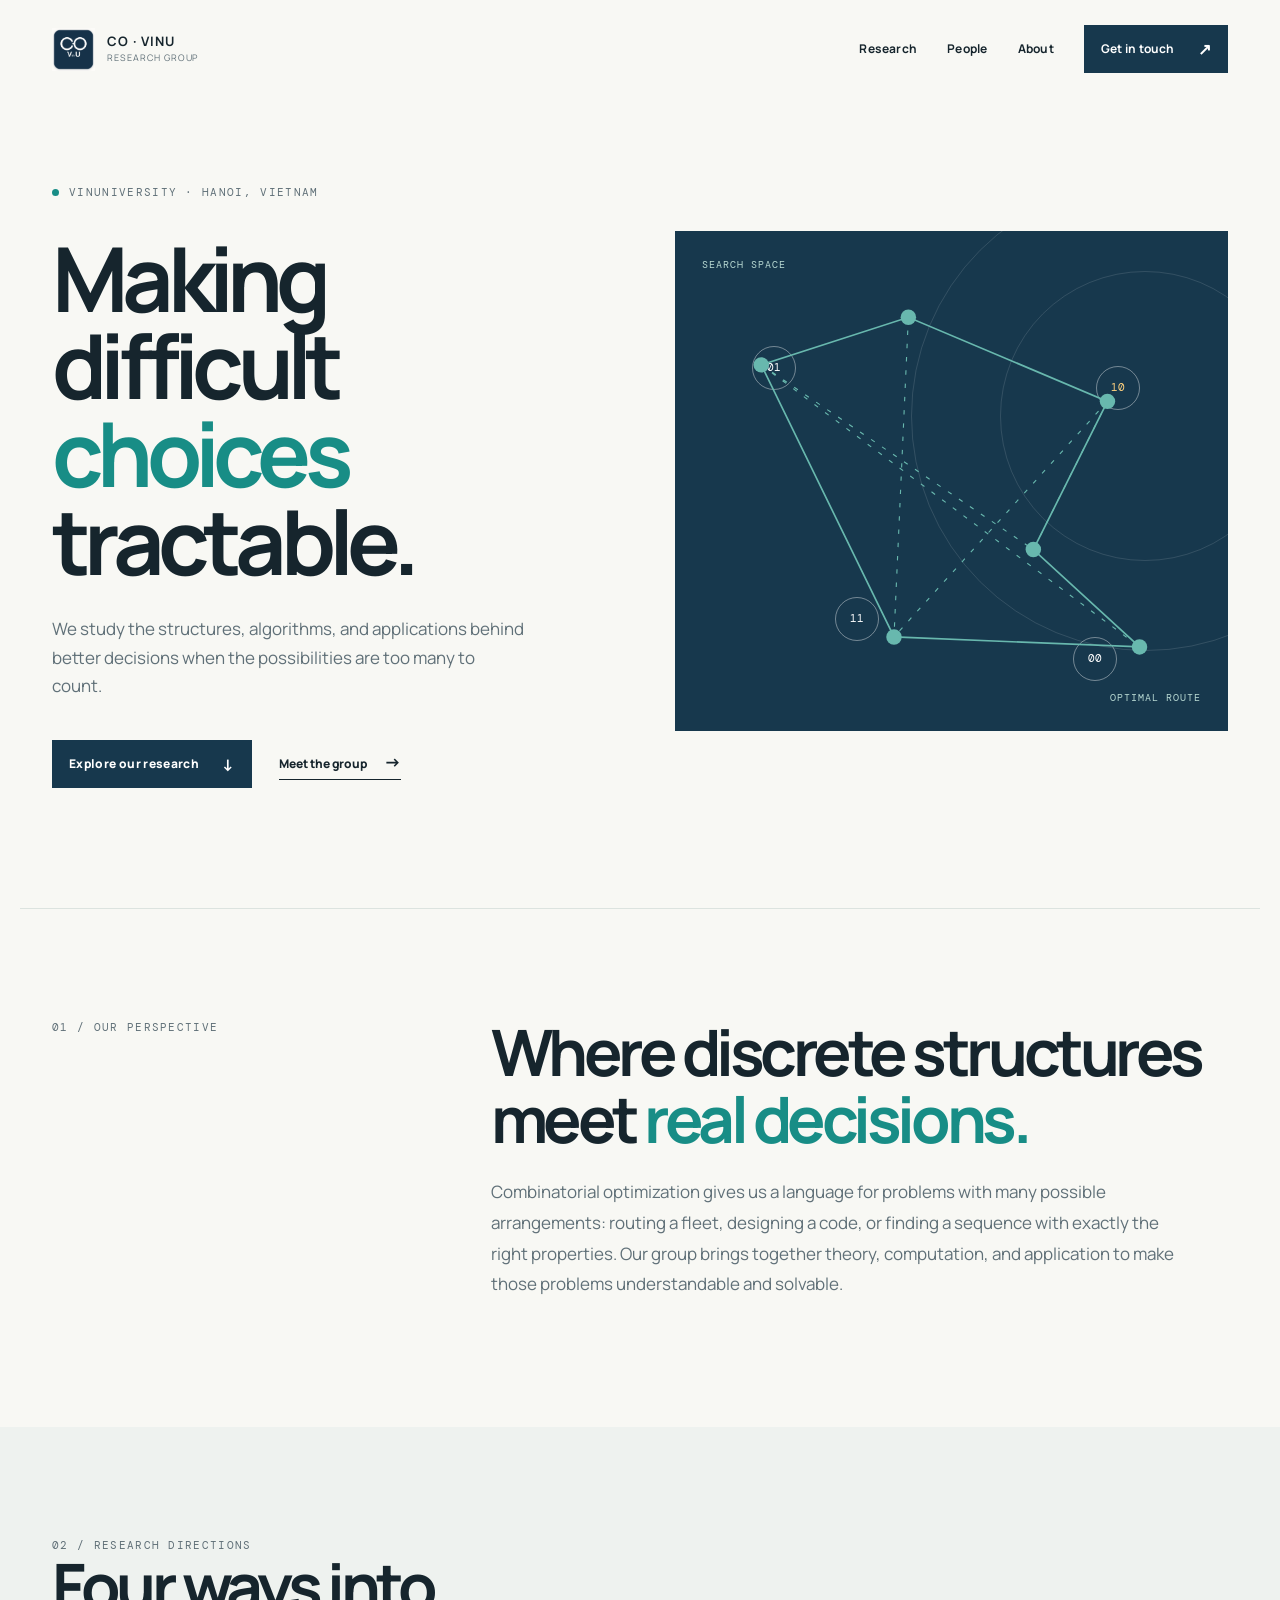
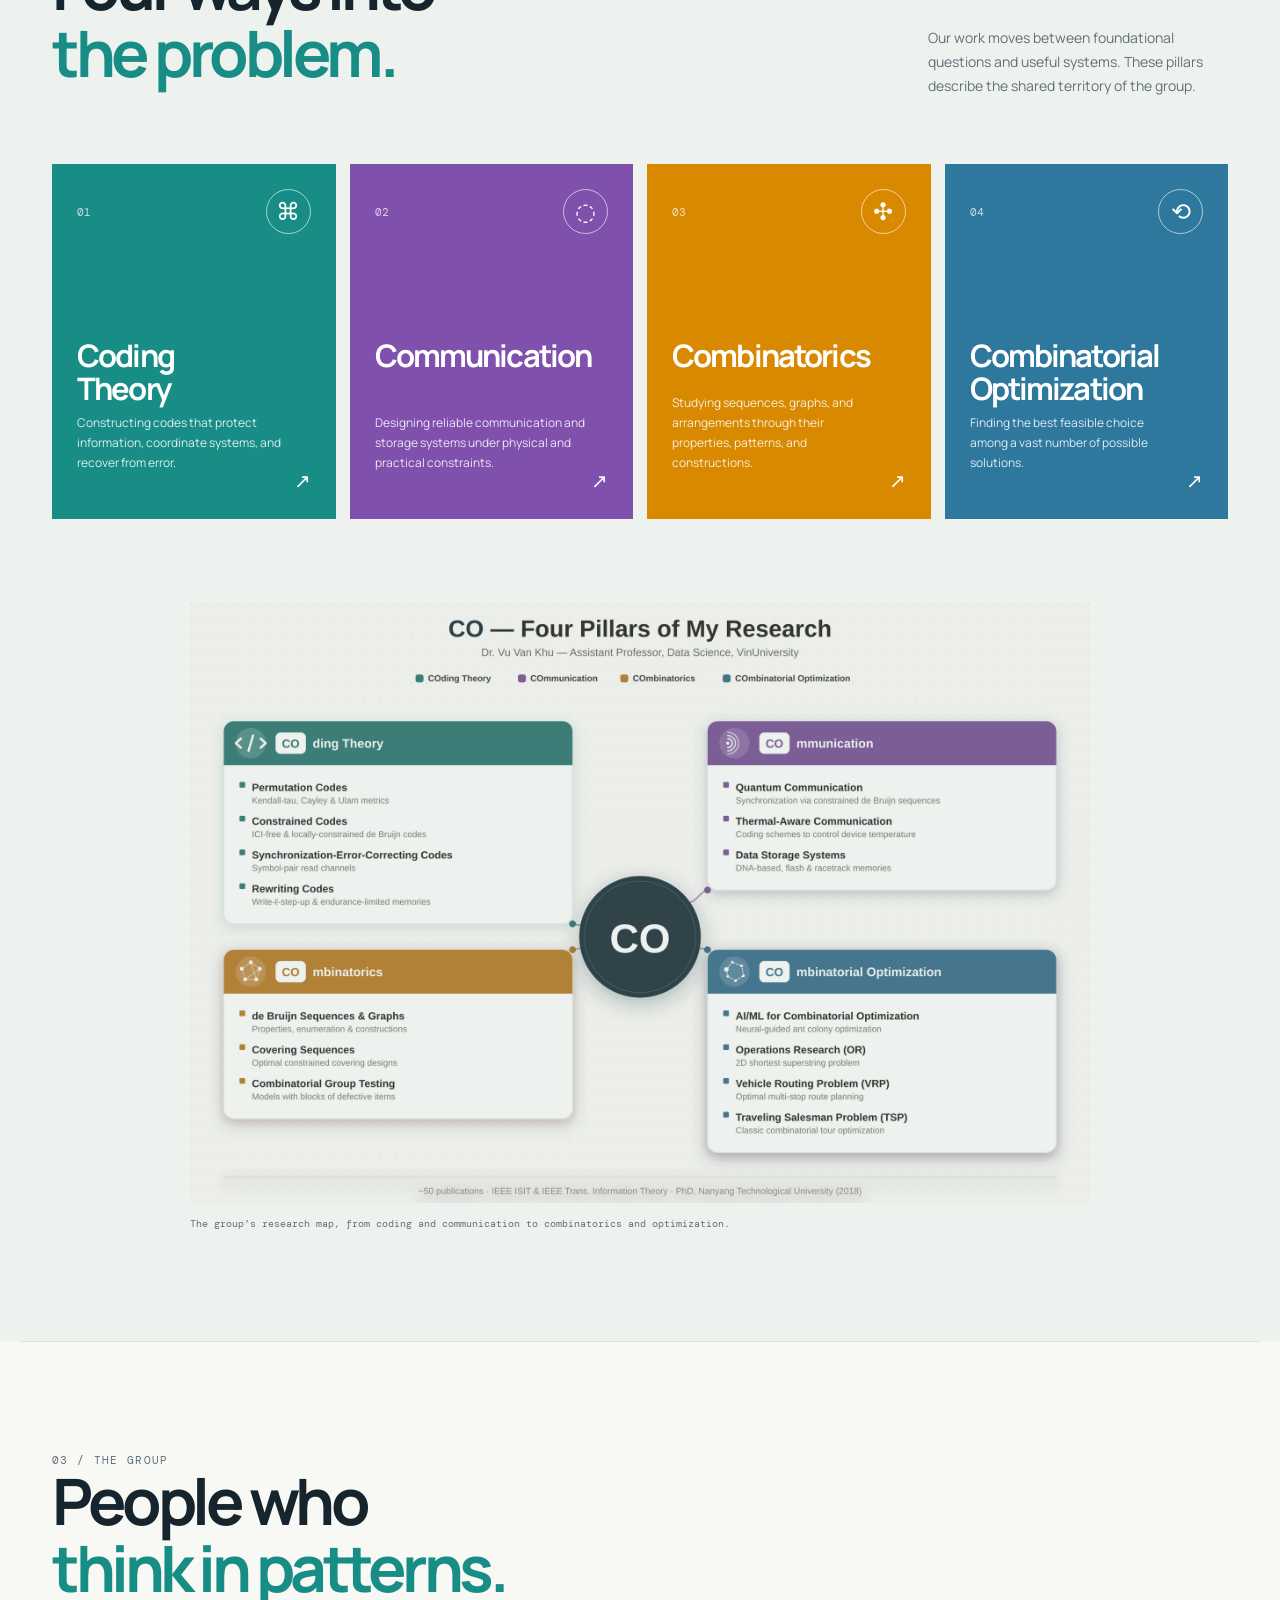
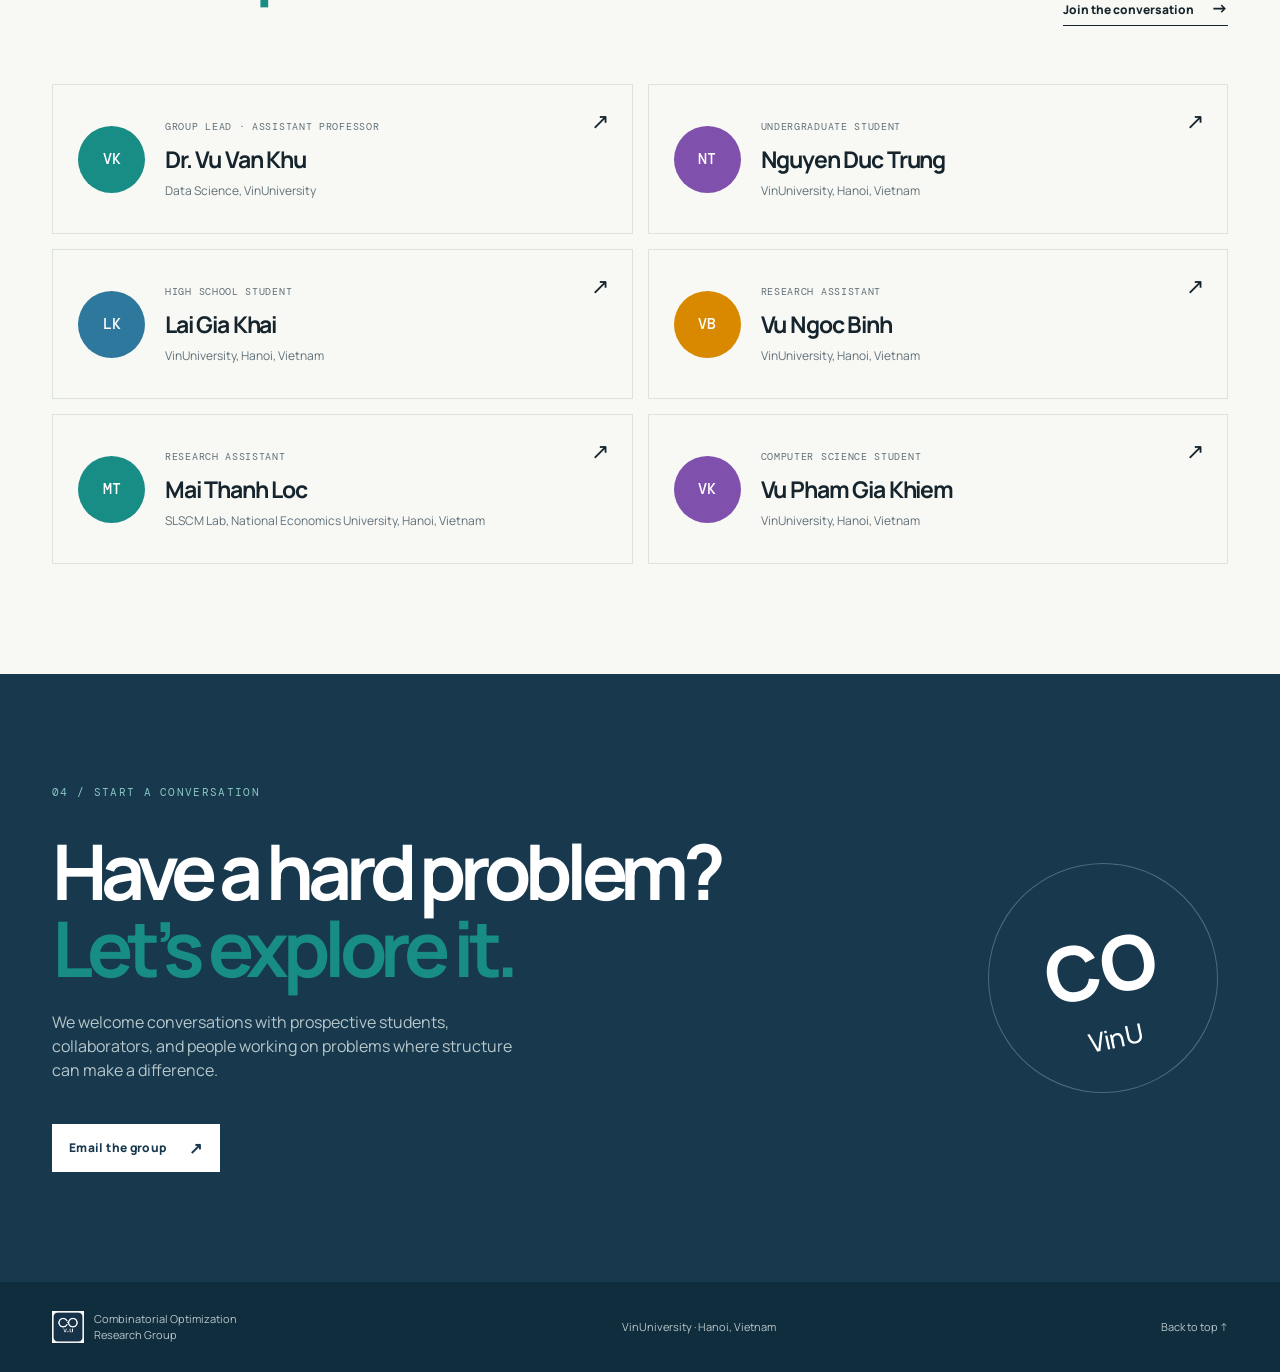
<file: index.html>
<!doctype html>
<html lang="en">
  <head>
    <meta charset="UTF-8" />
    <meta name="viewport" content="width=device-width, initial-scale=1.0" />
    <meta name="description" content="Combinatorial Optimization Research Group at VinUniversity." />
    <title>Combinatorial Optimization Research Group · VinUniversity</title>
    <link rel="preconnect" href="https://fonts.googleapis.com" />
    <link rel="preconnect" href="https://fonts.gstatic.com" crossorigin />
    <link href="https://fonts.googleapis.com/css2?family=DM+Mono:wght@400;500&family=Manrope:wght@400;500;600;700;800&display=swap" rel="stylesheet" />
    <link rel="stylesheet" href="assets/css/styles.css" />
  </head>
  <body>
    <header class="site-header">
      <a class="brand" href="#top" aria-label="CO VinU home">
        <img src="assets/images/logo.png" alt="VinUniversity logo" />
        <span><strong>CO · VinU</strong><small>Research Group</small></span>
      </a>
      <button class="menu-toggle" aria-expanded="false" aria-controls="site-nav">Menu</button>
      <nav id="site-nav" aria-label="Main navigation">
        <a href="#research">Research</a>
        <a href="#people">People</a>
        <a href="#about">About</a>
        <a class="nav-button" href="#connect">Get in touch <span>↗</span></a>
      </nav>
    </header>

    <main id="top">
      <section class="hero section-pad">
        <div class="hero-copy">
          <p class="eyebrow"><span class="eyebrow-dot"></span> VinUniversity · Hanoi, Vietnam</p>
          <h1>Making difficult<br /><em>choices</em> tractable.</h1>
          <p class="hero-intro">We study the structures, algorithms, and applications behind better decisions when the possibilities are too many to count.</p>
          <div class="hero-actions">
            <a class="button button-dark" href="#research">Explore our research <span>↓</span></a>
            <a class="text-link" href="#people">Meet the group <span>→</span></a>
          </div>
        </div>
        <div class="hero-visual" aria-label="Combinatorial optimization visual">
          <div class="orbit orbit-one"></div><div class="orbit orbit-two"></div>
          <div class="node node-a">01</div><div class="node node-b">10</div><div class="node node-c">11</div><div class="node node-d">00</div>
          <svg class="network" viewBox="0 0 500 430" fill="none" aria-hidden="true">
            <path d="M78 110L211 67L391 143L324 277L420 365L198 356L78 110Z" stroke="currentColor" stroke-width="1.5" />
            <path d="M211 67L198 356M78 110L324 277M391 143L198 356M78 110L420 365M391 143L324 277" stroke="currentColor" stroke-width="1" stroke-dasharray="4 8" />
            <circle cx="78" cy="110" r="7" fill="currentColor"/><circle cx="211" cy="67" r="7" fill="currentColor"/><circle cx="391" cy="143" r="7" fill="currentColor"/><circle cx="324" cy="277" r="7" fill="currentColor"/><circle cx="420" cy="365" r="7" fill="currentColor"/><circle cx="198" cy="356" r="7" fill="currentColor"/>
          </svg>
          <span class="visual-label label-top">Search space</span><span class="visual-label label-bottom">Optimal route</span>
        </div>
      </section>

      <section id="about" class="statement section-pad">
        <div class="section-kicker">01 / Our perspective</div>
        <div class="statement-content">
          <h2>Where discrete structures meet <span>real decisions.</span></h2>
          <p>Combinatorial optimization gives us a language for problems with many possible arrangements: routing a fleet, designing a code, or finding a sequence with exactly the right properties. Our group brings together theory, computation, and application to make those problems understandable and solvable.</p>
        </div>
      </section>

      <section id="research" class="research section-pad">
        <div class="section-heading"><div><div class="section-kicker">02 / Research directions</div><h2>Four ways into<br /><span>the problem.</span></h2></div><p>Our work moves between foundational questions and useful systems. These pillars describe the shared territory of the group.</p></div>
        <div class="pillar-grid">
          <article class="pillar pillar-teal"><div class="pillar-top"><span class="pillar-index">01</span><span class="pillar-mark">⌘</span></div><h3>Coding<br />Theory</h3><p>Constructing codes that protect information, coordinate systems, and recover from error.</p><span class="pillar-arrow">↗</span></article>
          <article class="pillar pillar-violet"><div class="pillar-top"><span class="pillar-index">02</span><span class="pillar-mark">◌</span></div><h3>Communication</h3><p>Designing reliable communication and storage systems under physical and practical constraints.</p><span class="pillar-arrow">↗</span></article>
          <article class="pillar pillar-amber"><div class="pillar-top"><span class="pillar-index">03</span><span class="pillar-mark">✣</span></div><h3>Combinatorics</h3><p>Studying sequences, graphs, and arrangements through their properties, patterns, and constructions.</p><span class="pillar-arrow">↗</span></article>
          <article class="pillar pillar-blue"><div class="pillar-top"><span class="pillar-index">04</span><span class="pillar-mark">⟲</span></div><h3>Combinatorial<br />Optimization</h3><p>Finding the best feasible choice among a vast number of possible solutions.</p><span class="pillar-arrow">↗</span></article>
        </div>
        <figure class="pillar-figure"><img src="assets/images/group_pillar.png" alt="Diagram of the group's four research pillars" /><figcaption>The group’s research map, from coding and communication to combinatorics and optimization.</figcaption></figure>
      </section>

      <section id="people" class="people section-pad">
        <div class="section-heading people-heading"><div><div class="section-kicker">03 / The group</div><h2>People who<br /><span>think in patterns.</span></h2></div><a class="text-link" href="#connect">Join the conversation <span>→</span></a></div>
        <div id="member-grid" class="member-grid" aria-live="polite"></div>
      </section>

      <section id="connect" class="connect section-pad"><div class="connect-inner"><div class="section-kicker">04 / Start a conversation</div><h2>Have a hard problem?<br /><span>Let’s explore it.</span></h2><p>We welcome conversations with prospective students, collaborators, and people working on problems where structure can make a difference.</p><a class="button button-light" href="mailto:combinatorial.optimization@vinuni.edu.vn">Email the group <span>↗</span></a></div><div class="connect-scribble">CO<br /><small>VinU</small></div></section>
    </main>

    <footer class="site-footer"><div class="footer-brand"><img src="assets/images/logo.png" alt="VinUniversity" /><span>Combinatorial Optimization<br />Research Group</span></div><p>VinUniversity · Hanoi, Vietnam</p><a href="#top">Back to top ↑</a></footer>
    <script src="members/manifest.js"></script><script src="assets/js/site.js"></script>
  </body>
</html>
</file>
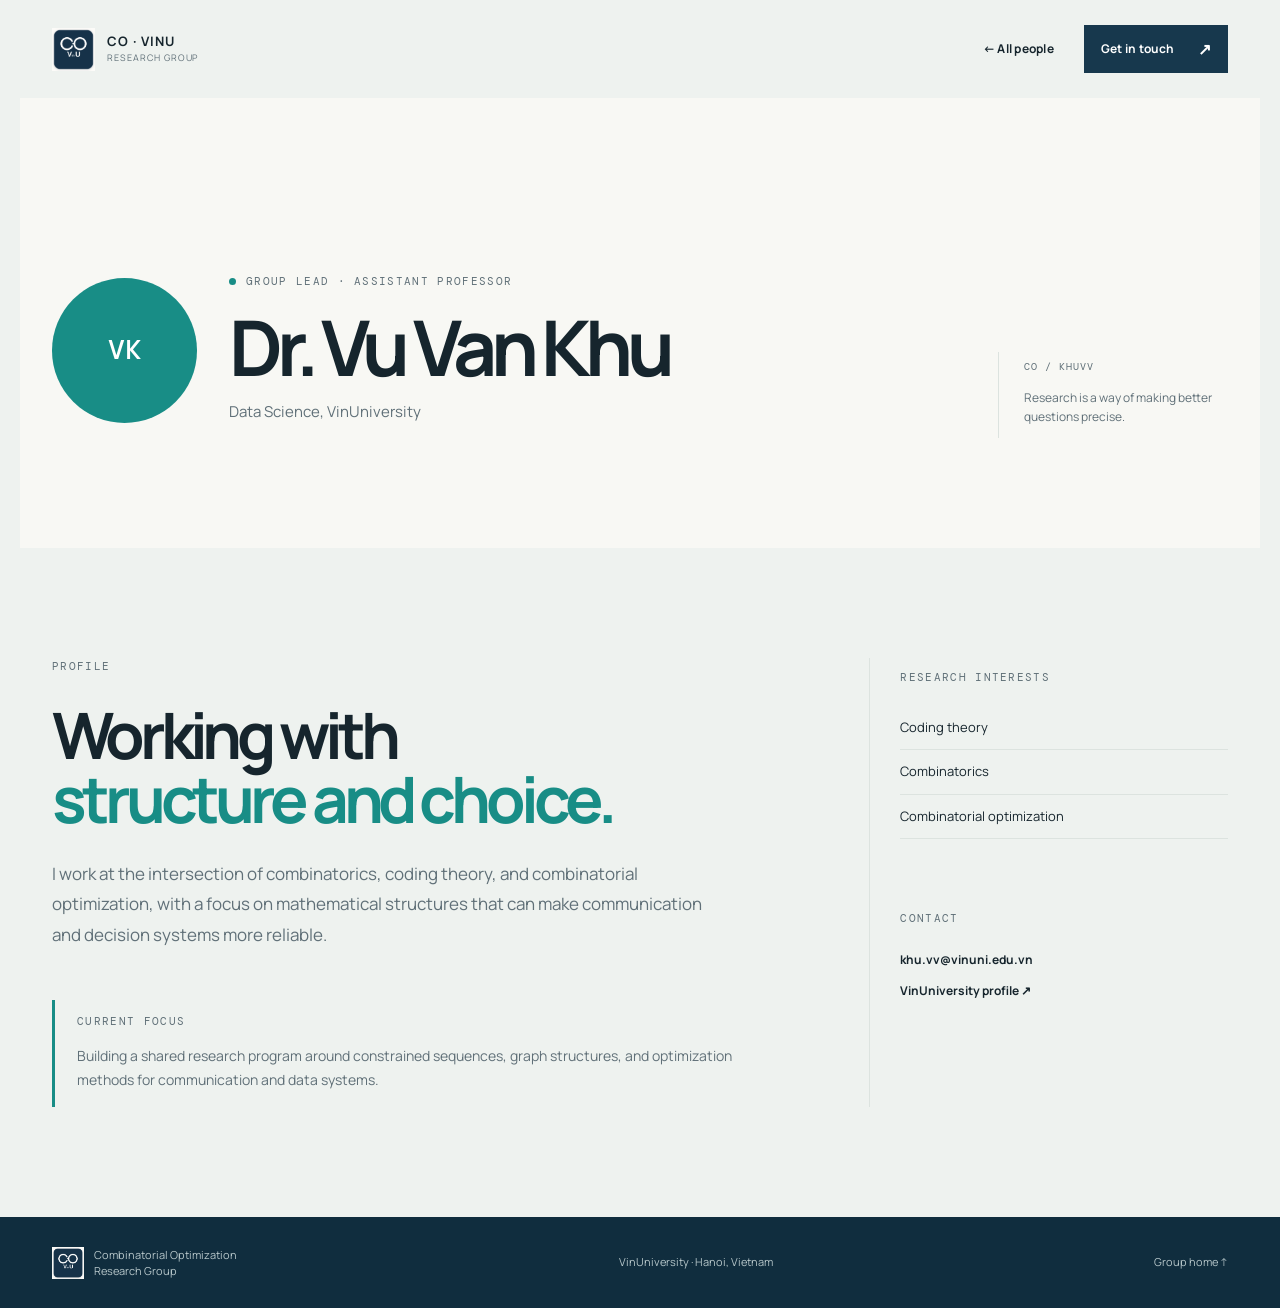
<file: member.html>
<!doctype html>
<html lang="en">
  <head><meta charset="UTF-8" /><meta name="viewport" content="width=device-width, initial-scale=1.0" /><meta name="description" content="Member profile · Combinatorial Optimization Research Group at VinUniversity" /><title>Member · CO VinU</title><link rel="preconnect" href="https://fonts.googleapis.com" /><link rel="preconnect" href="https://fonts.gstatic.com" crossorigin /><link href="https://fonts.googleapis.com/css2?family=DM+Mono:wght@400;500&family=Manrope:wght@400;500;600;700;800&display=swap" rel="stylesheet" /><link rel="stylesheet" href="assets/css/styles.css" /></head>
  <body class="profile-page"><header class="site-header"><a class="brand" href="index.html"><img src="assets/images/logo.png" alt="VinUniversity logo" /><span><strong>CO · VinU</strong><small>Research Group</small></span></a><nav aria-label="Profile navigation"><a href="index.html#people">← All people</a><a class="nav-button" href="index.html#connect">Get in touch <span>↗</span></a></nav></header><main id="profile-root"></main><footer class="site-footer"><div class="footer-brand"><img src="assets/images/logo.png" alt="VinUniversity" /><span>Combinatorial Optimization<br />Research Group</span></div><p>VinUniversity · Hanoi, Vietnam</p><a href="index.html">Group home ↑</a></footer><script src="members/manifest.js"></script><script src="assets/js/site.js"></script></body>
</html>
</file>
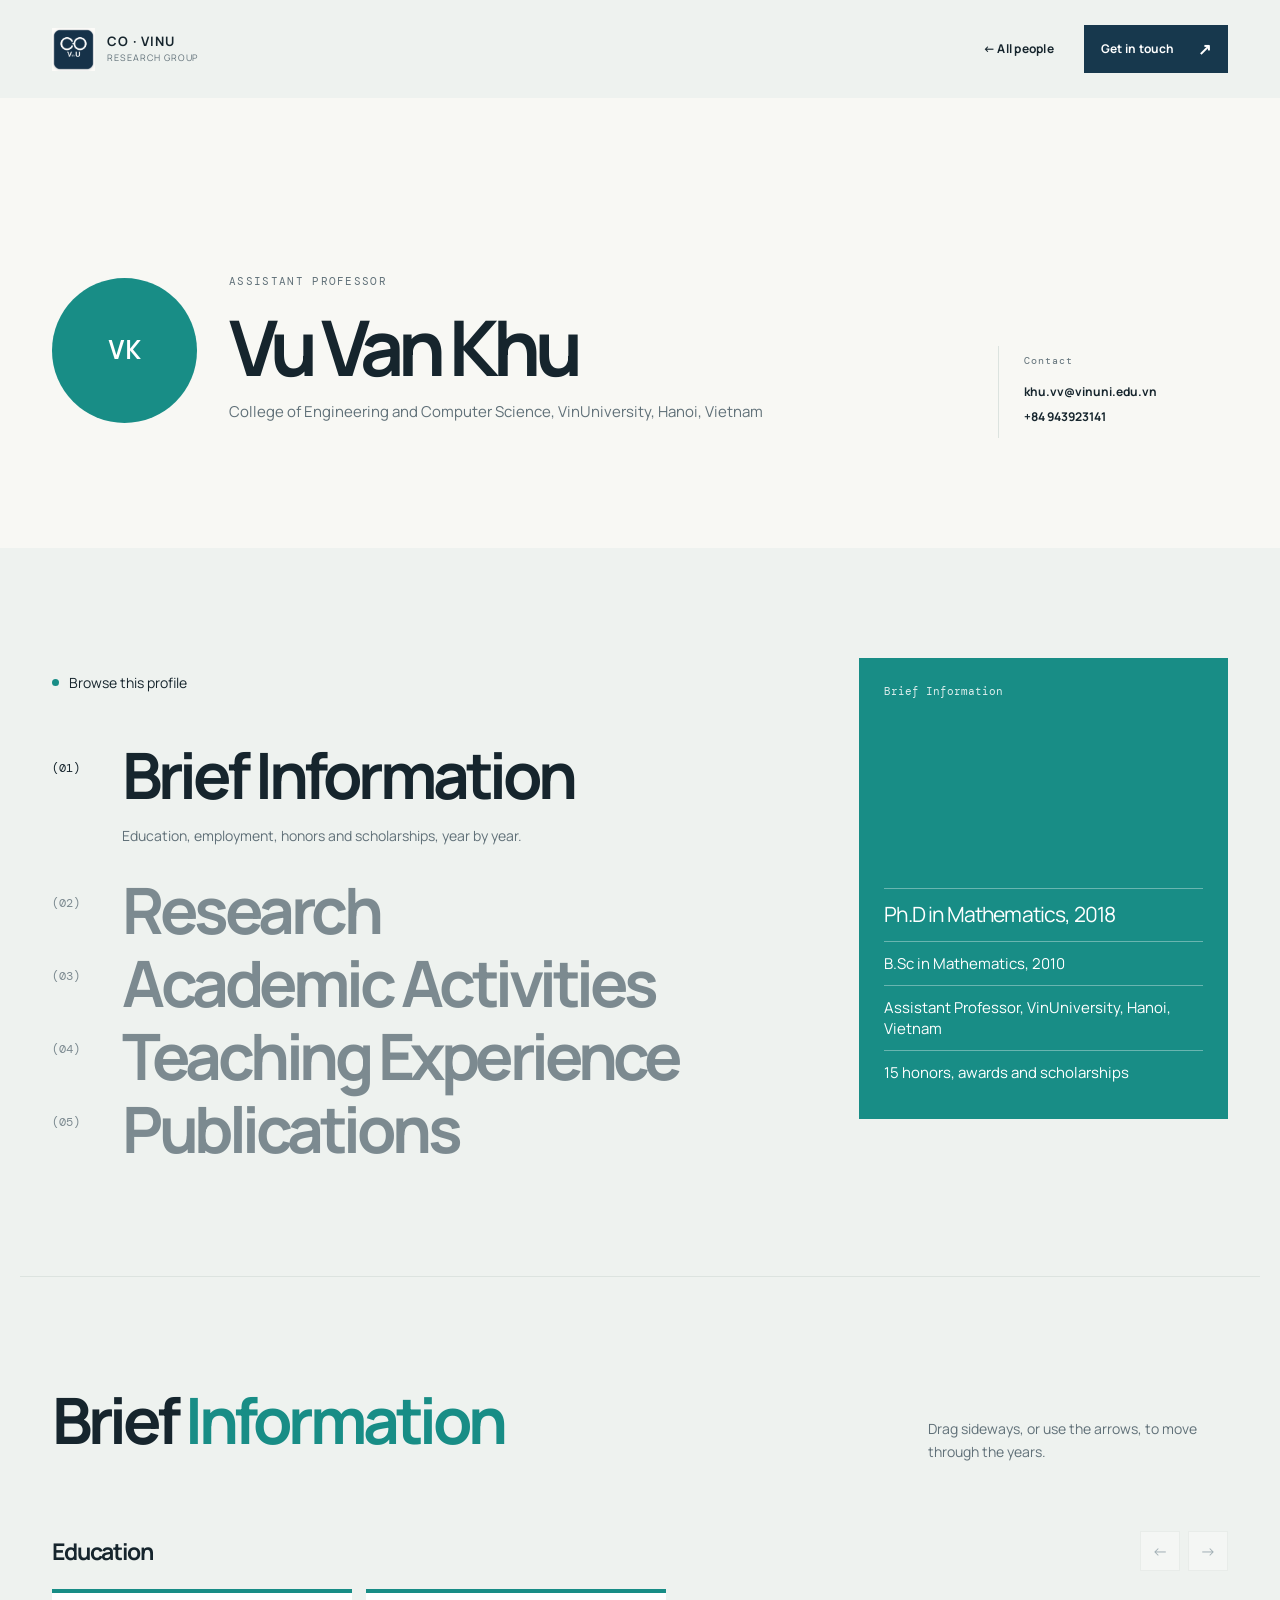
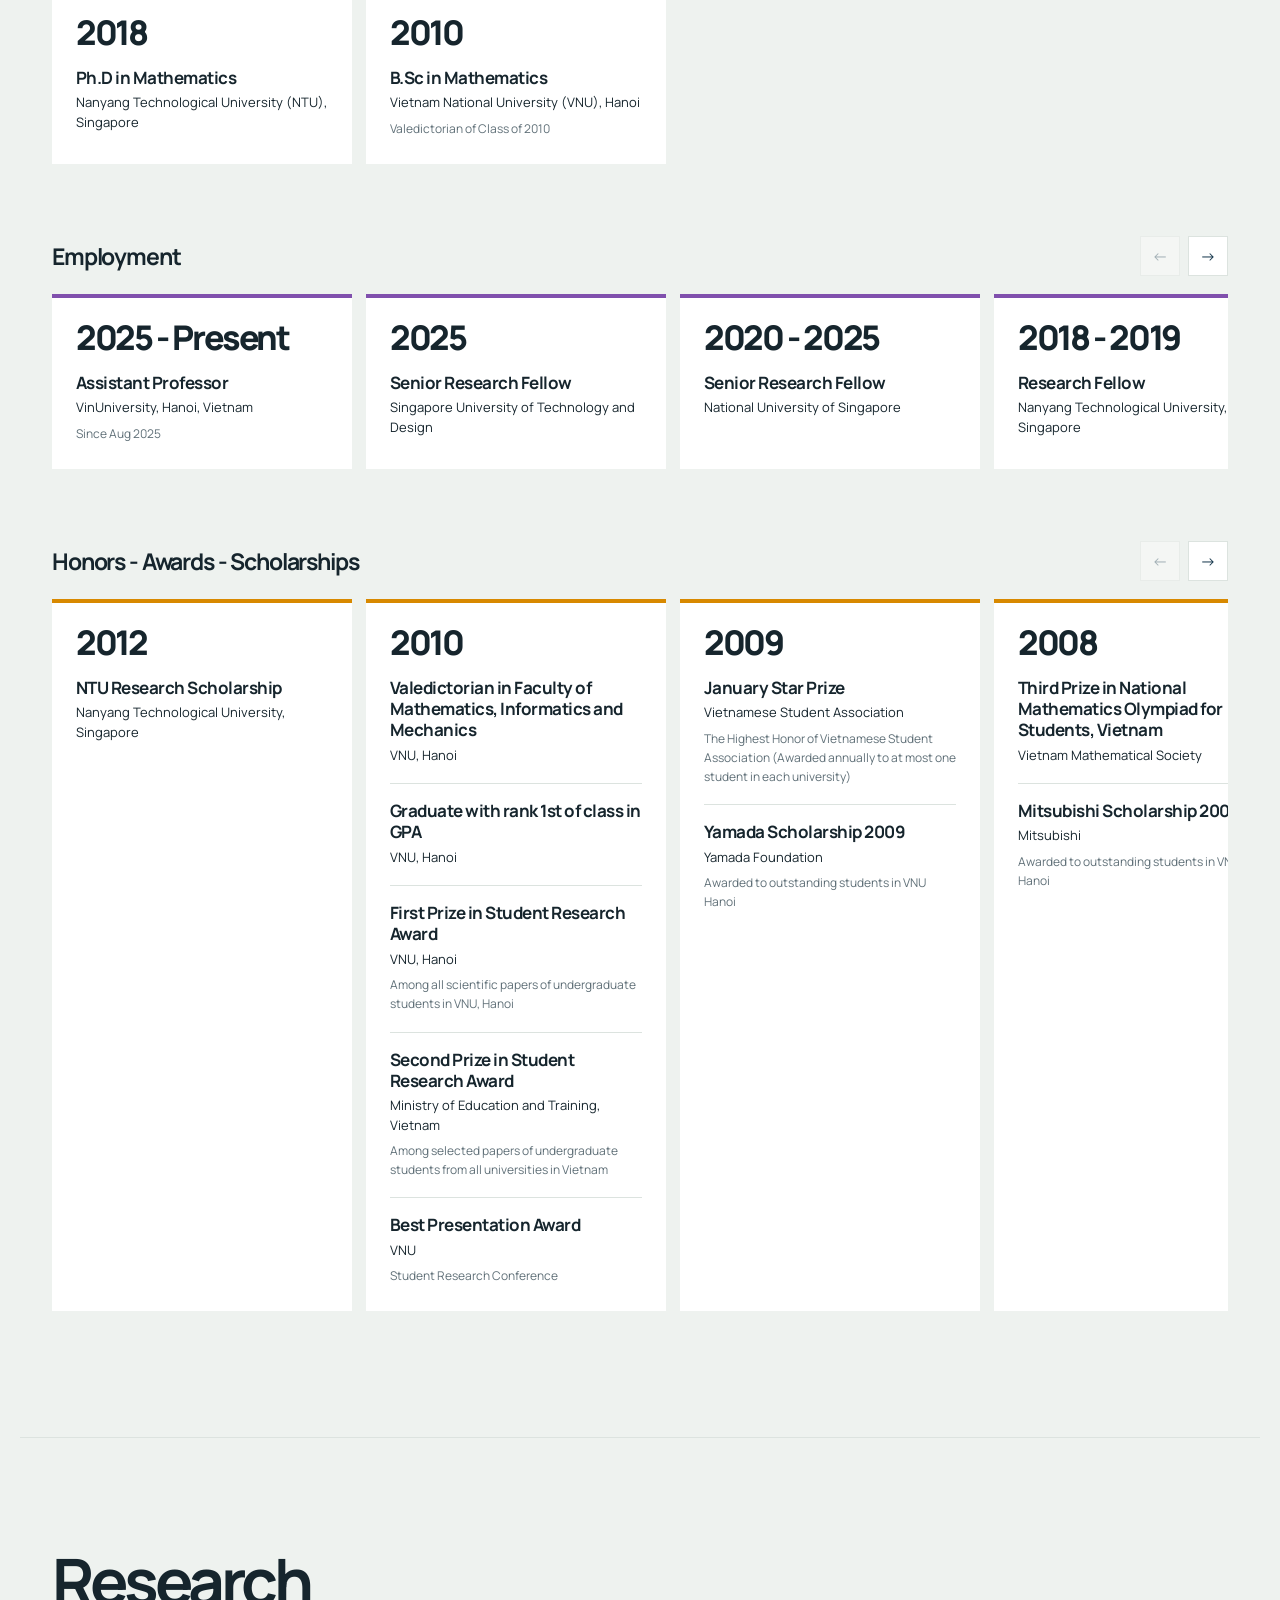
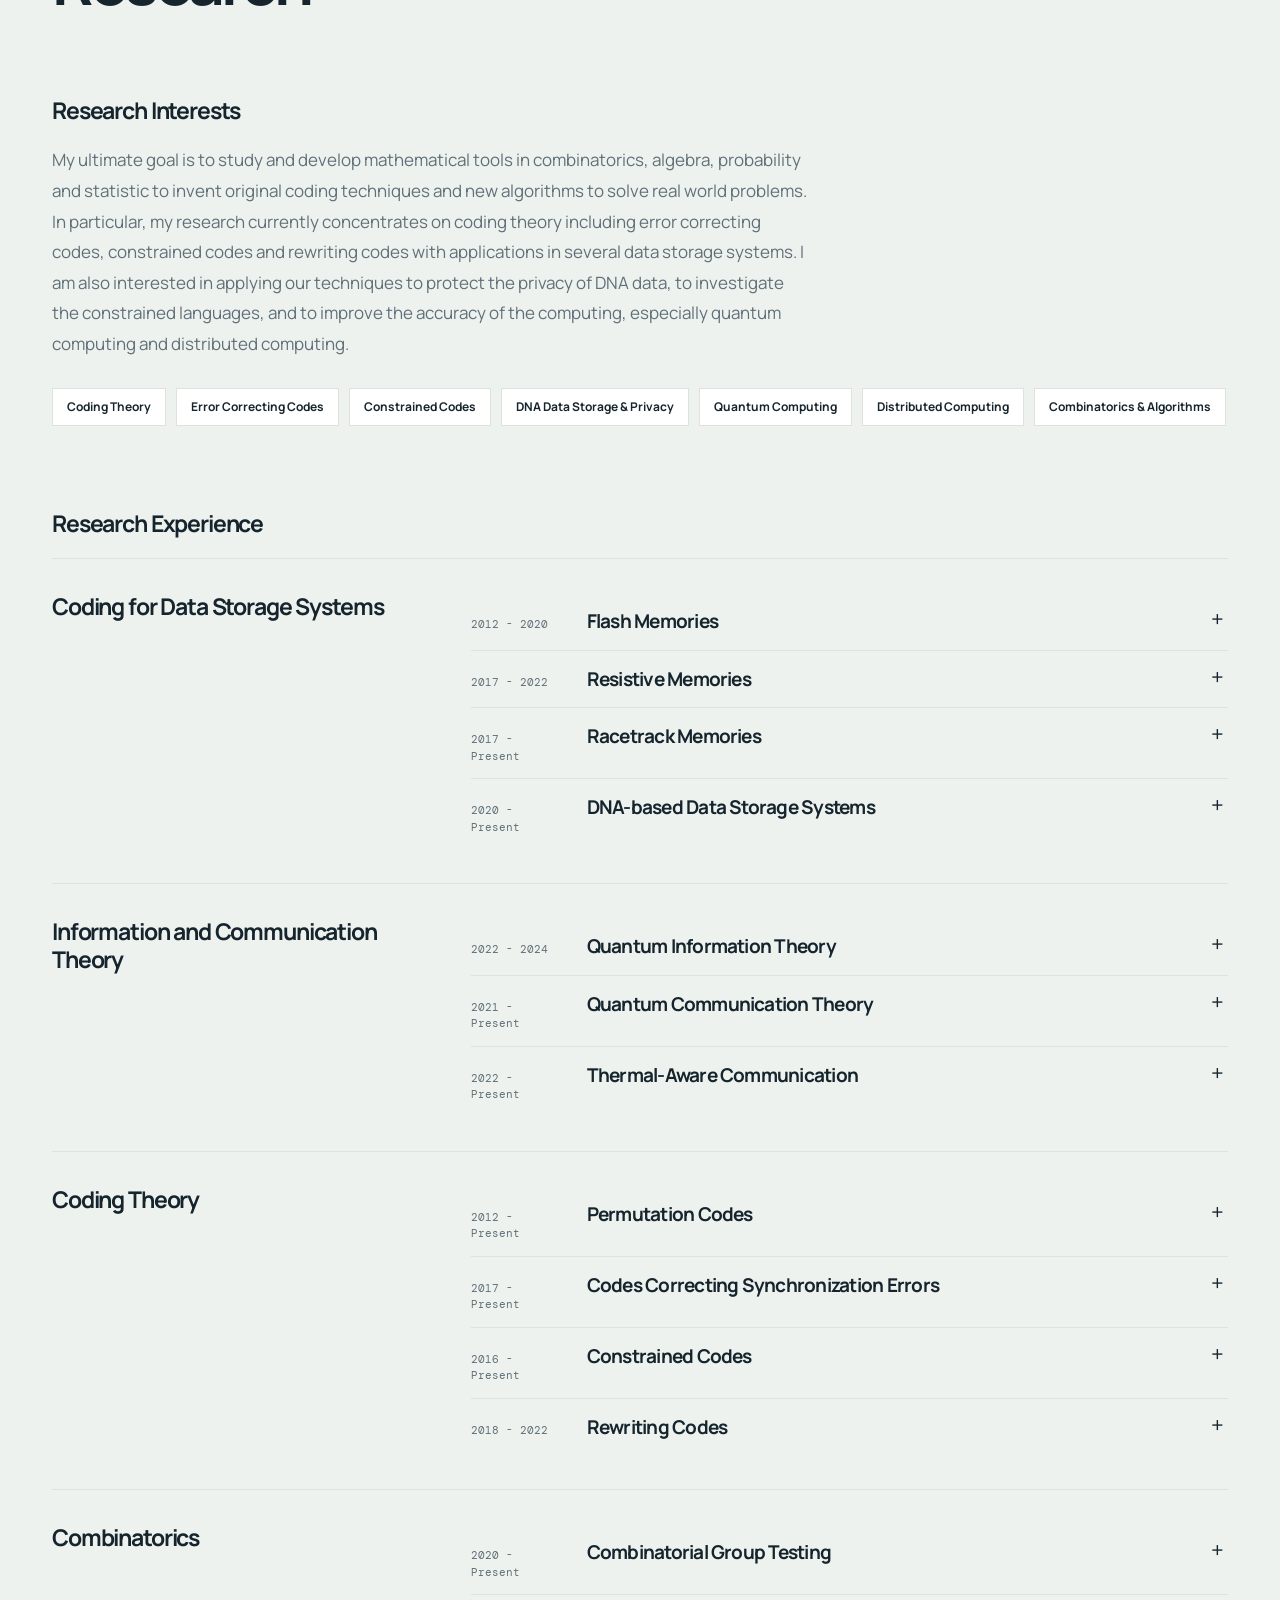
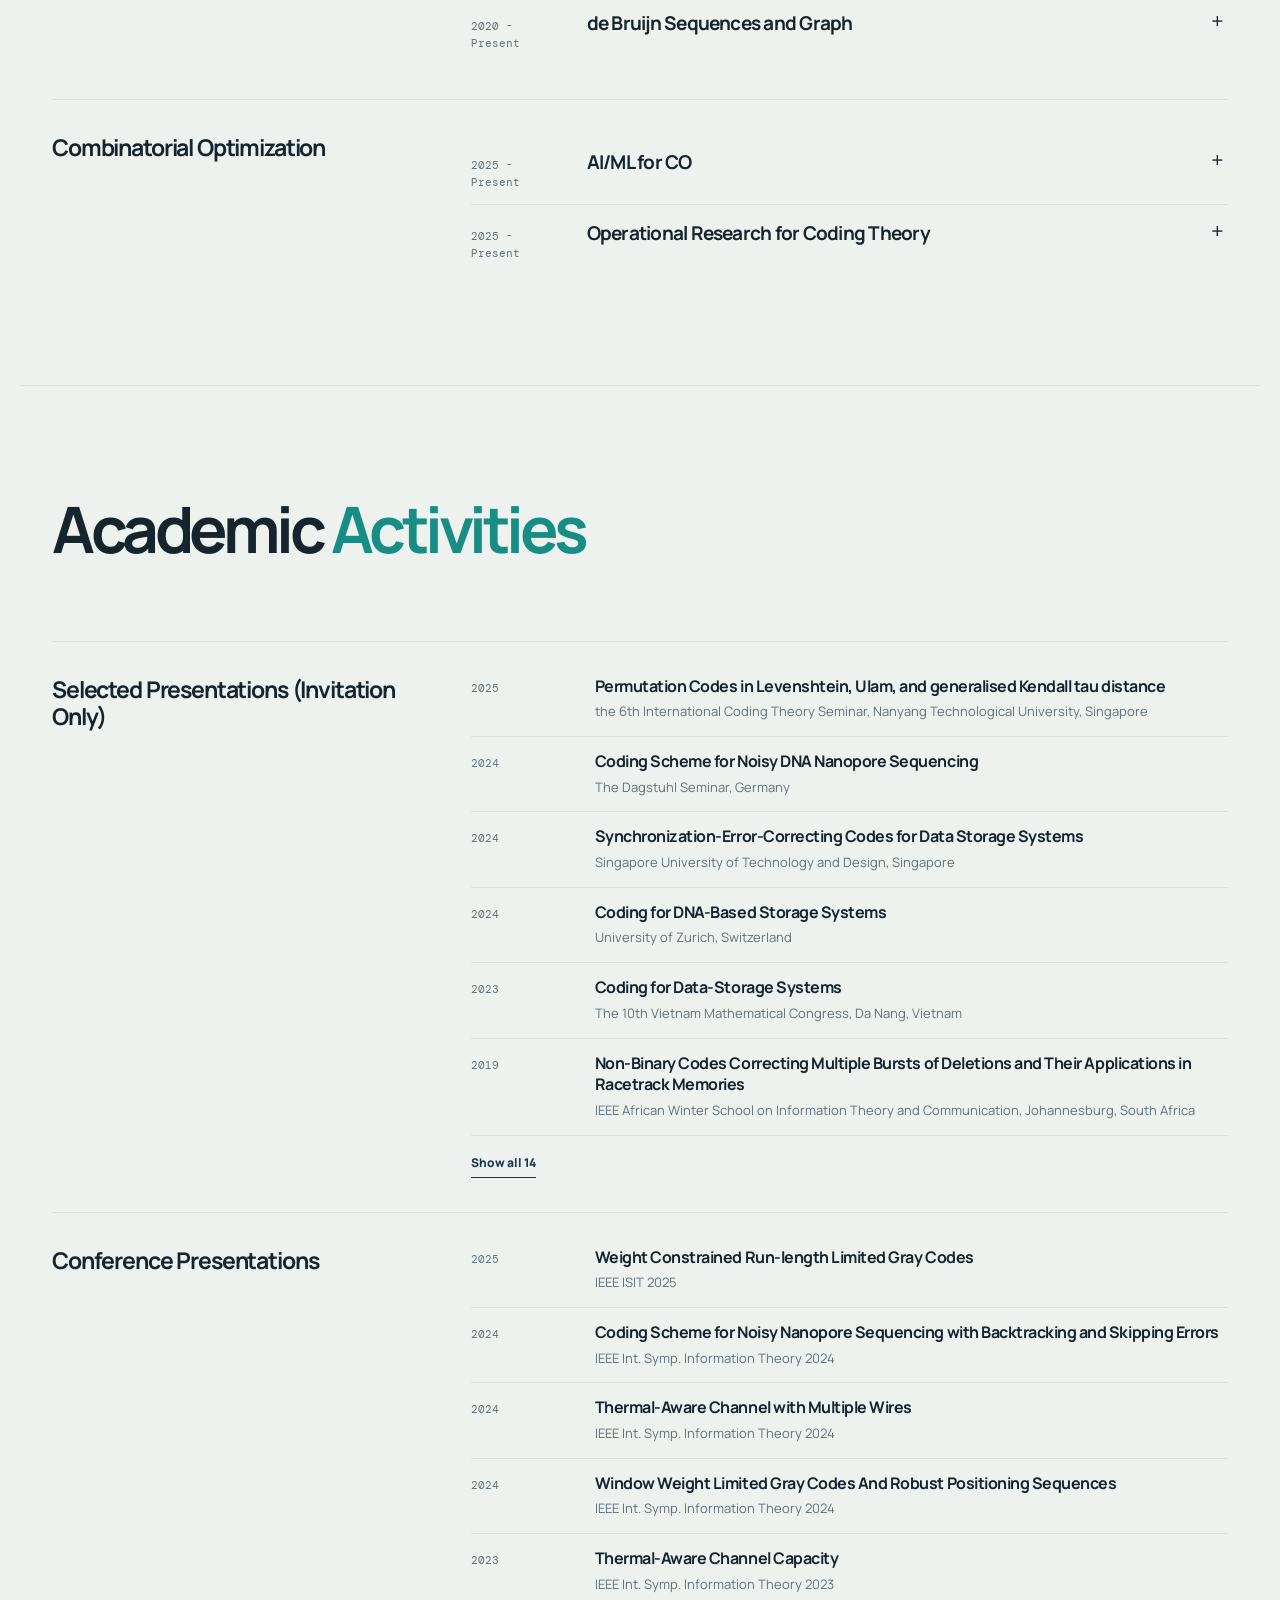
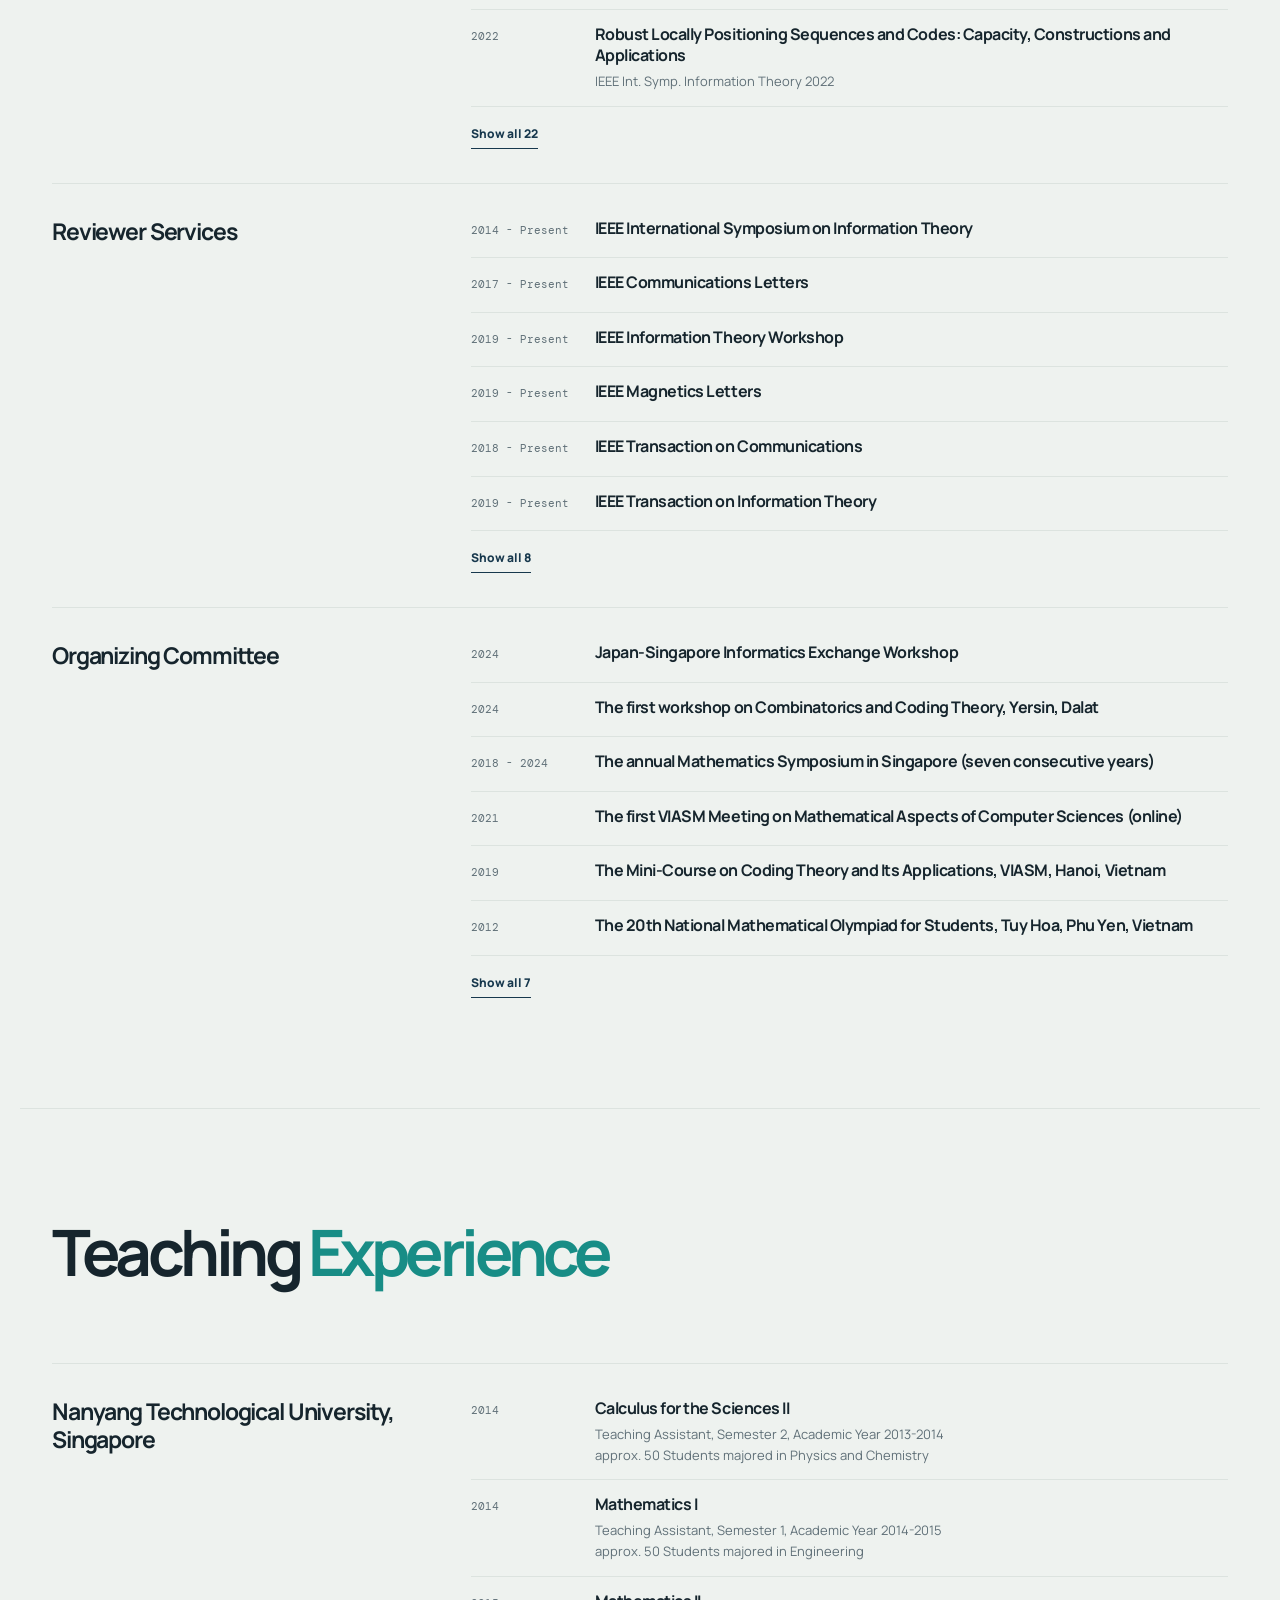
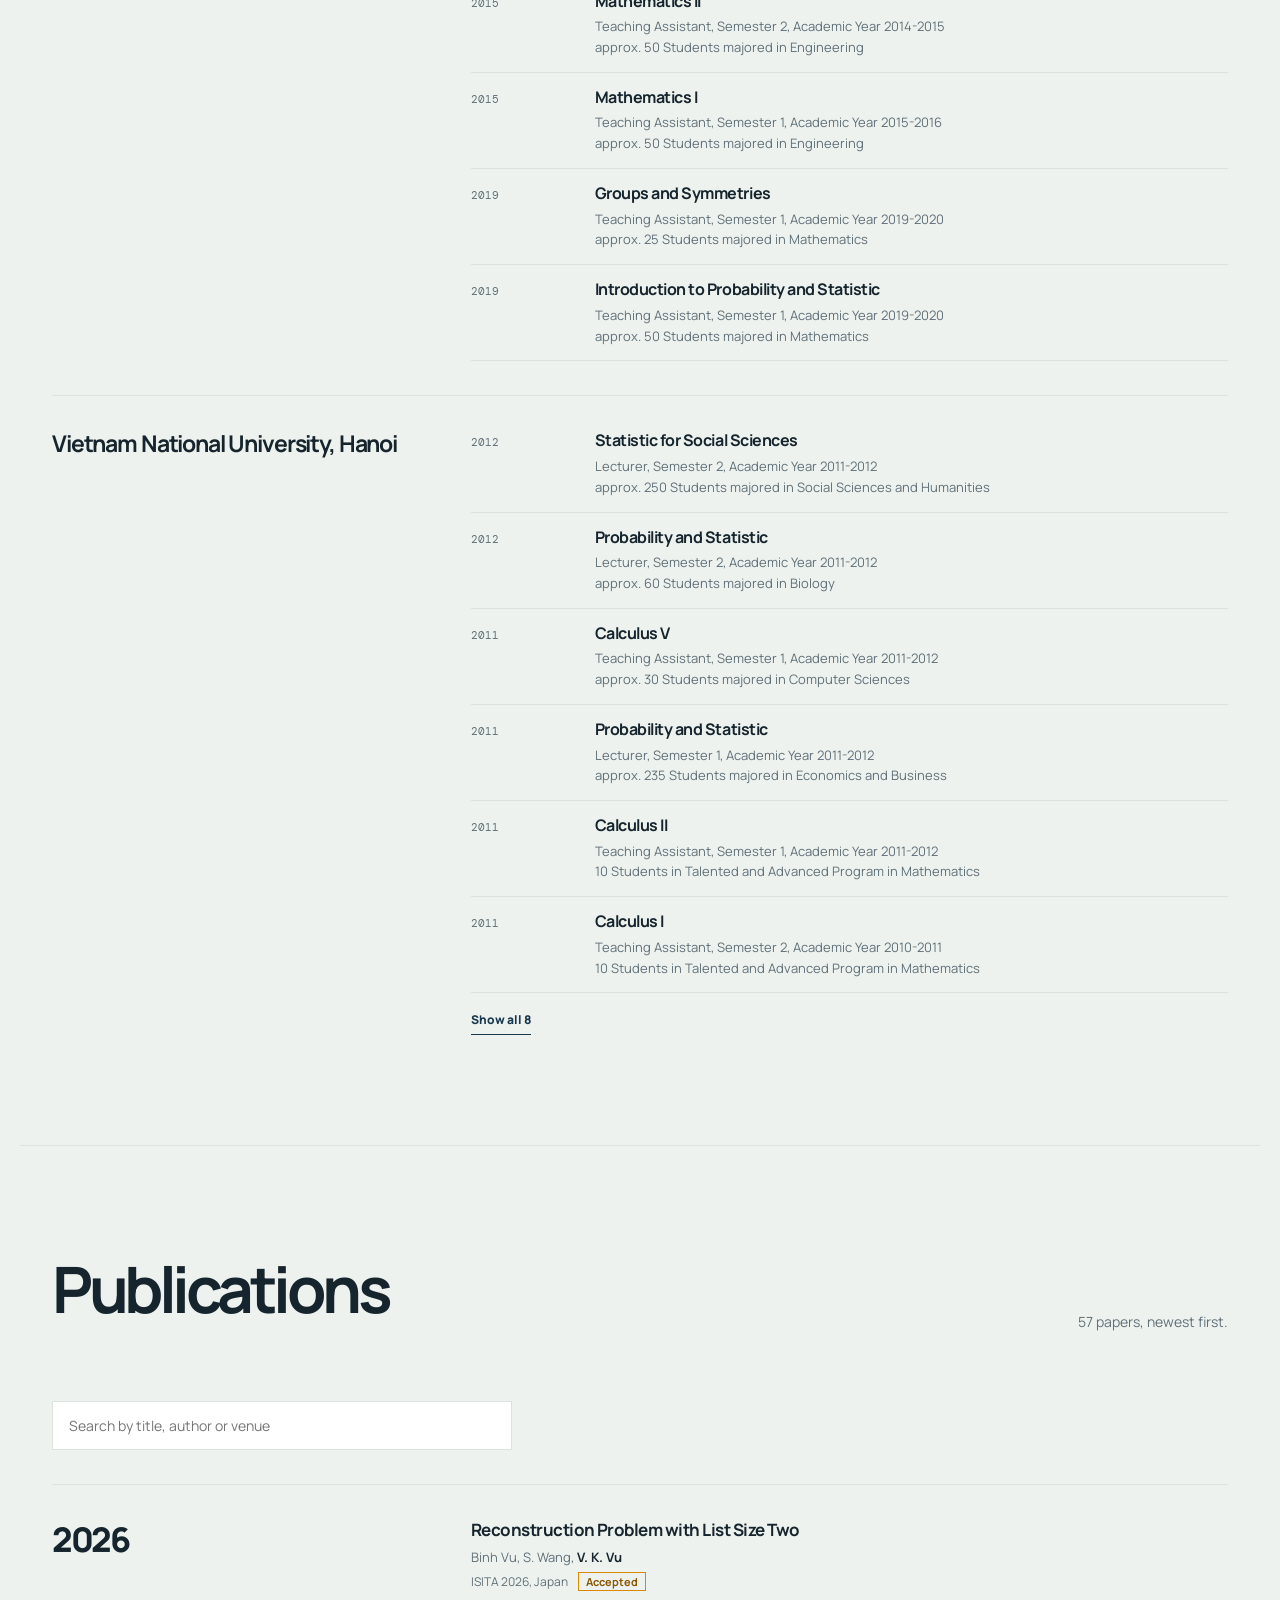
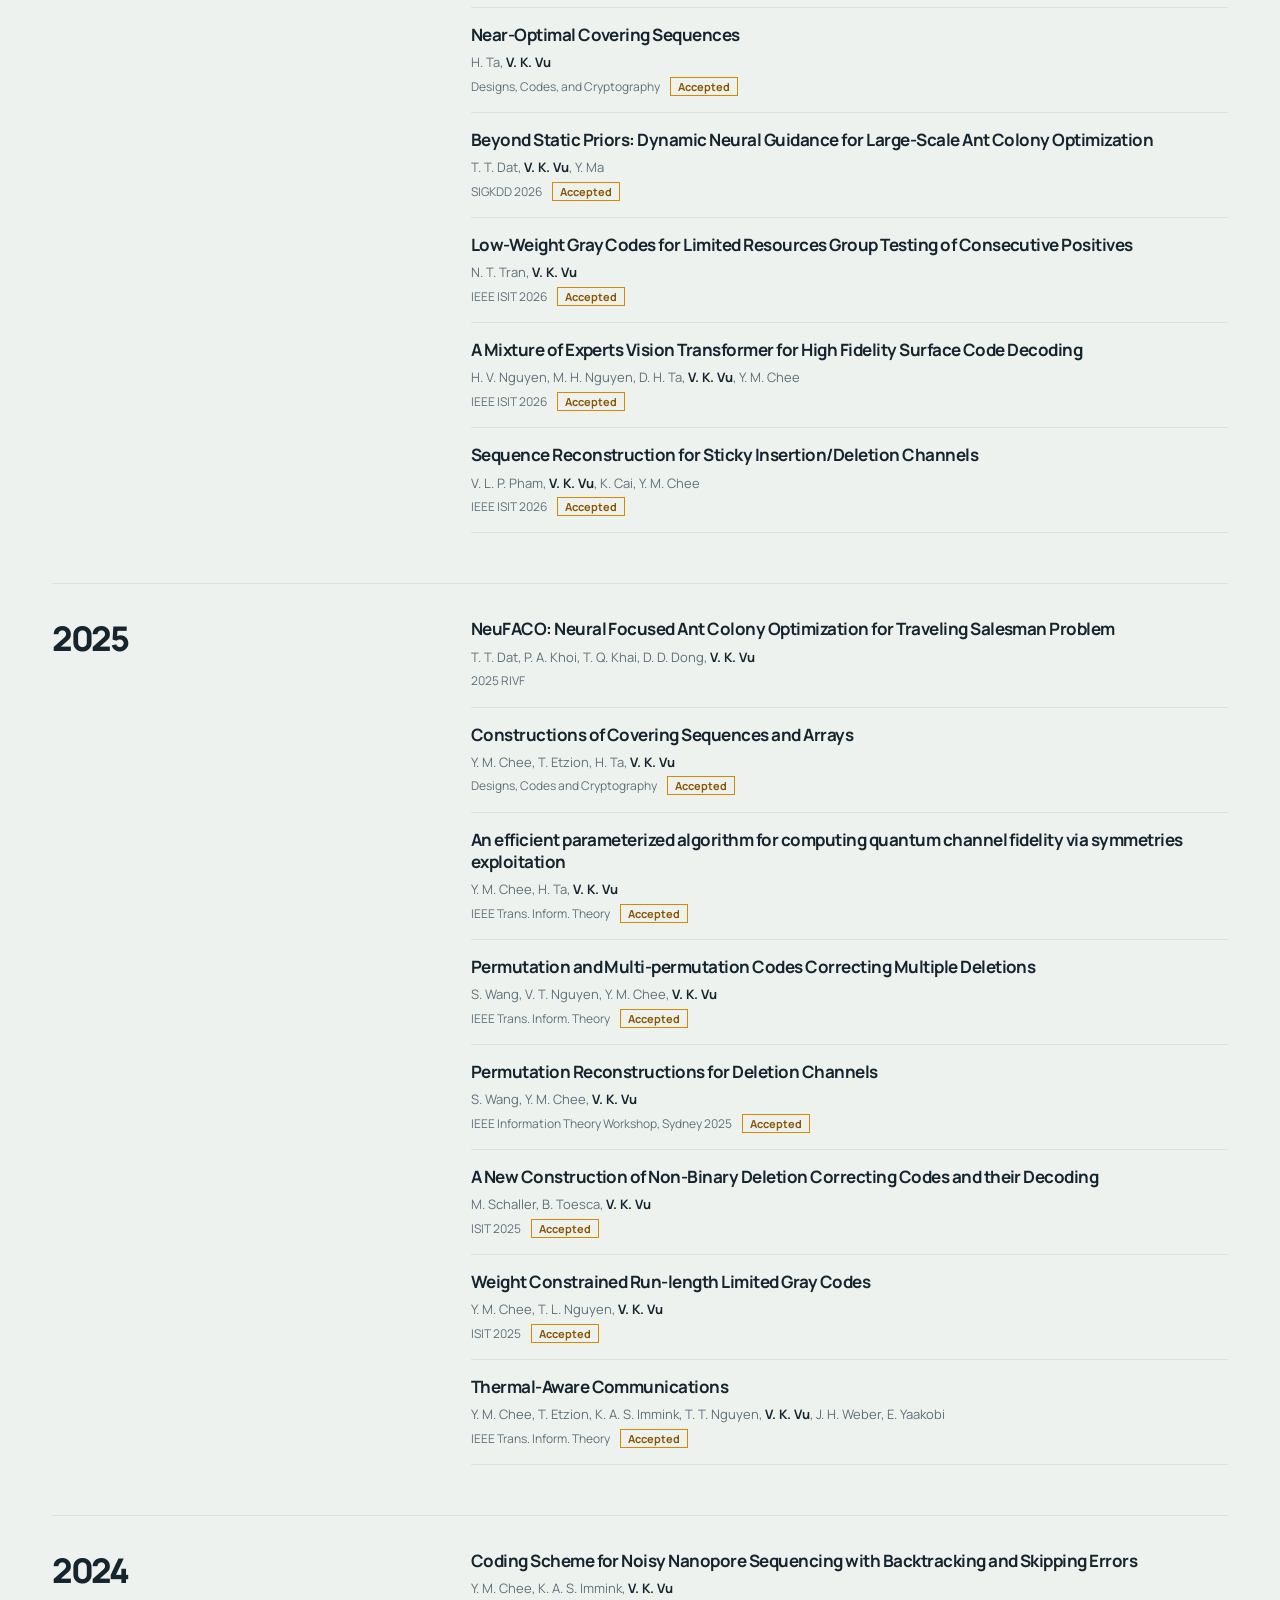
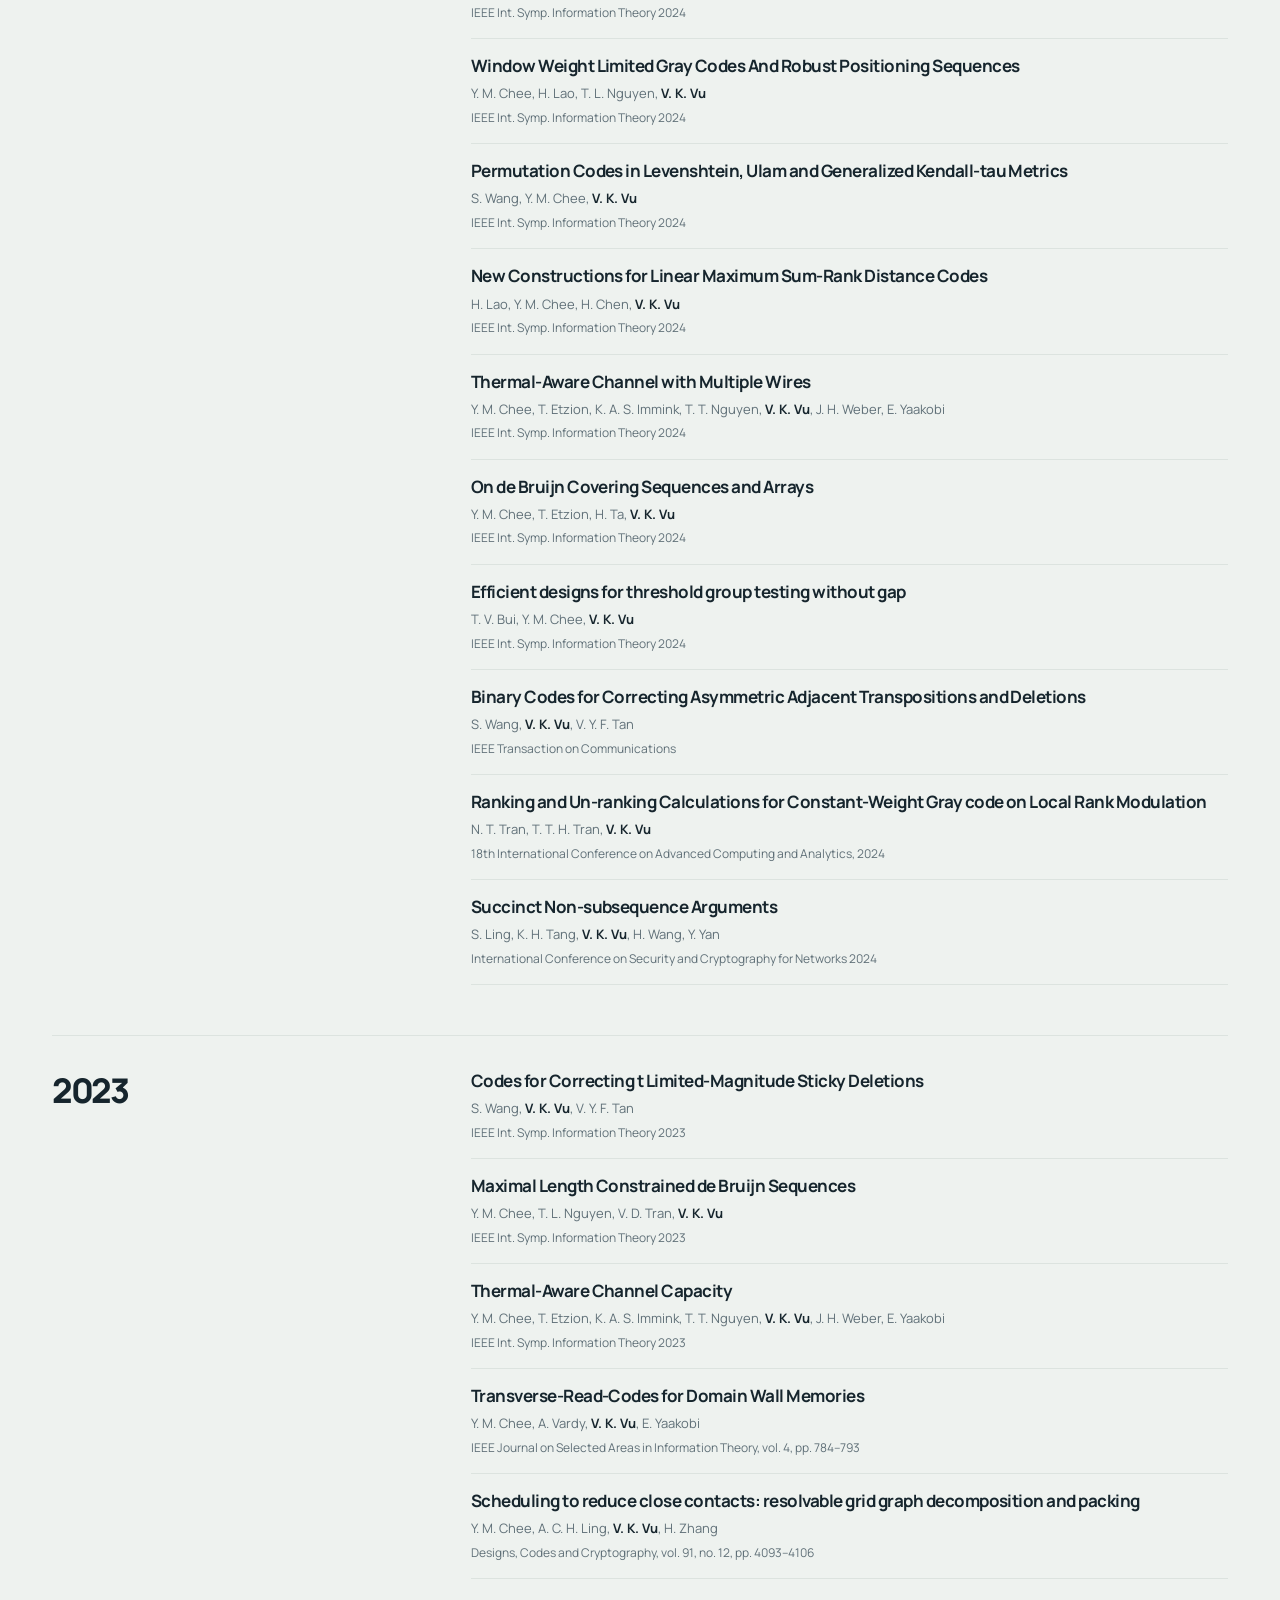
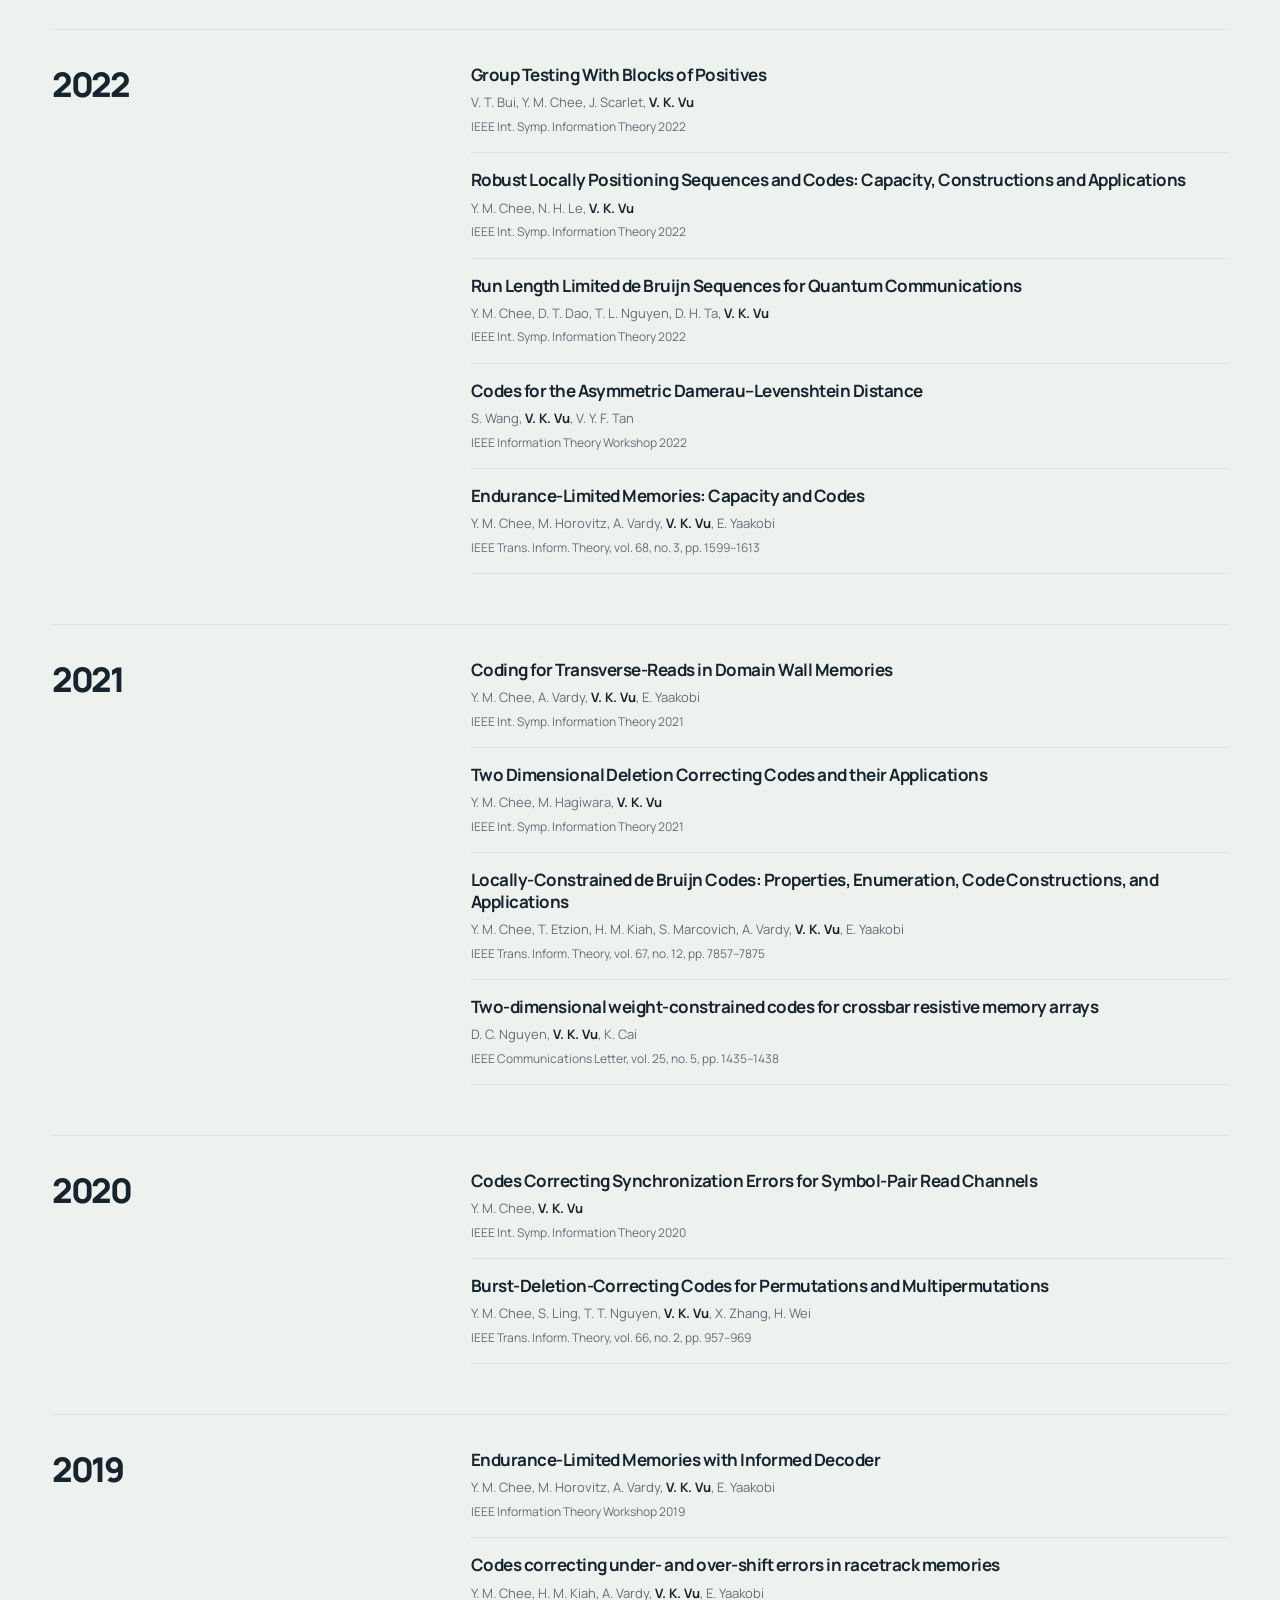
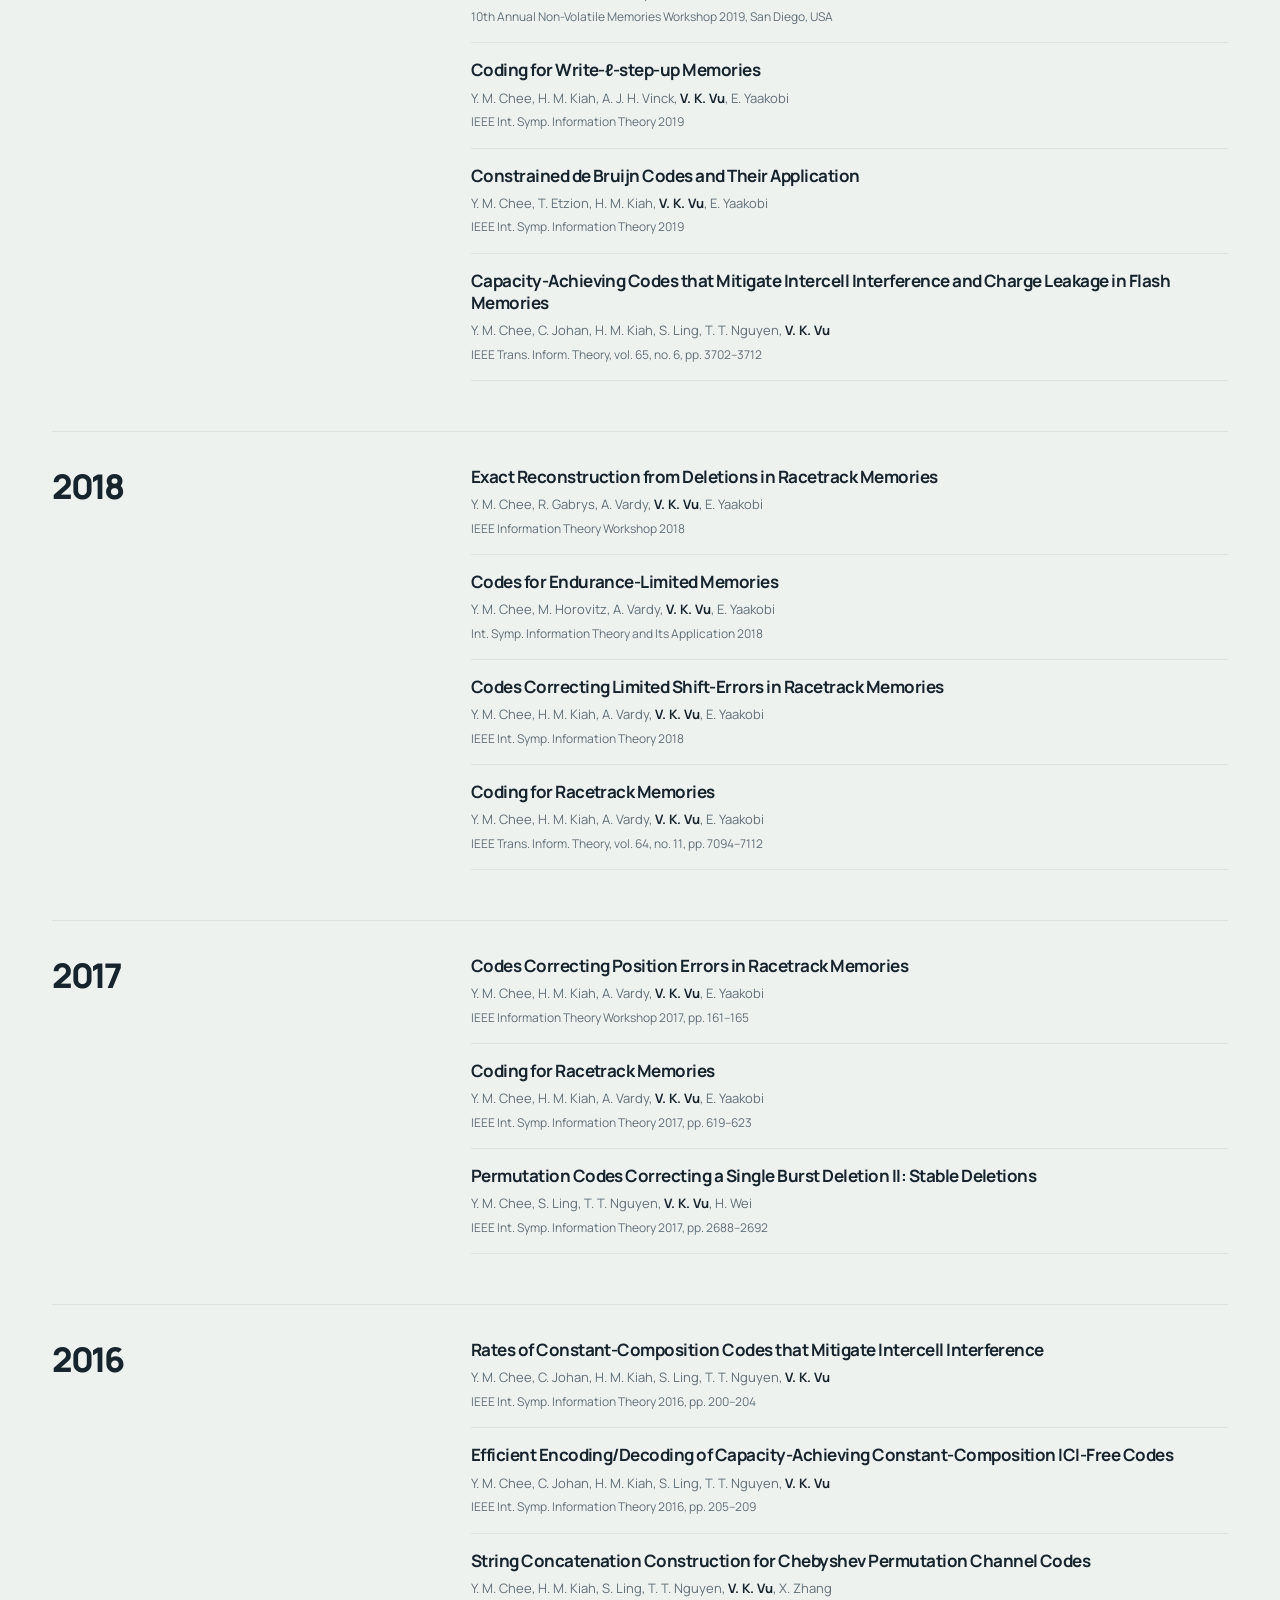
<file: profile.html>
<!doctype html>
<html lang="en">
  <head>
    <meta charset="UTF-8" />
    <meta name="viewport" content="width=device-width, initial-scale=1.0" />
    <meta name="description" content="Member profile · Combinatorial Optimization Research Group at VinUniversity" />
    <title>Member · CO VinU</title>
    <link rel="preconnect" href="https://fonts.googleapis.com" />
    <link rel="preconnect" href="https://fonts.gstatic.com" crossorigin />
    <link href="https://fonts.googleapis.com/css2?family=DM+Mono:wght@400;500&family=Manrope:wght@400;500;600;700;800&display=swap" rel="stylesheet" />
    <link rel="stylesheet" href="assets/css/styles.css" />
    <link rel="stylesheet" href="assets/css/profile-sections.css" />
  </head>
  <body class="profile-page">
    <header class="site-header">
      <a class="brand" href="index.html">
        <img src="assets/images/logo.png" alt="VinUniversity logo" />
        <span><strong>CO · VinU</strong><small>Research Group</small></span>
      </a>
      <nav aria-label="Profile navigation">
        <a href="index.html#people">← All people</a>
        <a class="nav-button" href="index.html#connect">Get in touch <span>↗</span></a>
      </nav>
    </header>

    <main id="profile-root"></main>

    <footer class="site-footer">
      <div class="footer-brand">
        <img src="assets/images/logo.png" alt="VinUniversity" />
        <span>Combinatorial Optimization<br />Research Group</span>
      </div>
      <p>VinUniversity · Hanoi, Vietnam</p>
      <a href="index.html">Group home ↑</a>
    </footer>

    <script src="assets/js/profile.js"></script>
  </body>
</html>
</file>
<file: assets/css/styles.css>
:root{--navy:#17384d;--ink:#16252d;--muted:#607078;--paper:#f8f8f4;--line:#dce3df;--teal:#188d86;--violet:#8050ad;--amber:#d88900;--blue:#2d789c;--max:1240px}*{box-sizing:border-box}html{scroll-behavior:smooth}body{margin:0;background:var(--paper);color:var(--ink);font-family:Manrope,Arial,sans-serif;line-height:1.5}a{color:inherit;text-decoration:none}.site-header{align-items:center;display:flex;justify-content:space-between;margin:auto;max-width:var(--max);padding:25px 32px;position:relative;z-index:5}.brand{align-items:center;display:flex;gap:12px}.brand img{height:43px;object-fit:cover;width:43px}.brand span{display:flex;flex-direction:column;font-size:12px;letter-spacing:.08em;line-height:1.2;text-transform:uppercase}.brand strong{font-size:13px}.brand small{color:var(--muted);font-size:9px;margin-top:4px}nav{align-items:center;display:flex;gap:30px;font-size:12px;font-weight:700;letter-spacing:.02em}nav a{transition:color .2s}nav a:hover{color:var(--teal)}.nav-button,.button{align-items:center;display:inline-flex;gap:23px;padding:12px 17px;transition:transform .2s,background .2s}.nav-button{background:var(--navy);color:#fff}.nav-button span,.button span{font-size:16px}.nav-button:hover,.button:hover{color:#fff;transform:translateY(-2px)}.menu-toggle{background:none;border:0;display:none;font:inherit;font-size:12px;font-weight:700}.section-pad{margin:auto;max-width:var(--max);padding:110px 32px}.hero{align-items:center;display:grid;gap:70px;grid-template-columns:1fr 1fr;min-height:660px;padding-bottom:120px;padding-top:75px}.eyebrow,.section-kicker{color:var(--muted);font-family:"DM Mono",monospace;font-size:11px;letter-spacing:.12em;text-transform:uppercase}.eyebrow{align-items:center;display:flex;gap:10px}.eyebrow-dot{background:var(--teal);border-radius:50%;display:inline-block;height:7px;width:7px}.hero h1{font-size:clamp(52px,7vw,92px);letter-spacing:-.075em;line-height:.98;margin:33px 0 30px}.hero h1 em,.statement h2 span,.section-heading h2 span,.connect h2 span,.profile-main h2 span{color:var(--teal);font-style:normal}.hero-intro{color:var(--muted);font-size:17px;line-height:1.7;max-width:475px}.hero-actions{align-items:center;display:flex;gap:27px;margin-top:39px}.button{font-size:12px;font-weight:800;letter-spacing:.03em}.button-dark{background:var(--navy);color:#fff}.button-light{background:#fff;color:var(--navy);margin-top:26px}.text-link{border-bottom:1px solid currentColor;font-size:12px;font-weight:800;padding-bottom:5px}.text-link span{font-size:17px;margin-left:15px}.hero-visual{background:var(--navy);height:500px;overflow:hidden;position:relative}.network{color:#68b8ae;height:100%;left:0;position:absolute;top:0;width:100%}.orbit{border:1px solid rgba(255,255,255,.12);border-radius:50%;position:absolute}.orbit-one{height:290px;right:-62px;top:40px;width:290px}.orbit-two{height:470px;right:-153px;top:-50px;width:470px}.node{align-items:center;border:1px solid rgba(255,255,255,.4);border-radius:50%;color:#fff;display:flex;font-family:"DM Mono";font-size:11px;height:44px;justify-content:center;position:absolute;width:44px}.node-a{left:14%;top:23%}.node-b{color:#ffd17e;right:16%;top:27%}.node-c{bottom:18%;left:29%}.node-d{bottom:10%;right:20%}.visual-label{color:#b8d9d3;font-family:"DM Mono";font-size:10px;letter-spacing:.1em;position:absolute;text-transform:uppercase}.label-top{left:27px;top:26px}.label-bottom{bottom:26px;right:27px}.statement{border-top:1px solid var(--line);display:grid;gap:70px;grid-template-columns:1fr 2fr}.statement-content{max-width:750px}.statement h2,.section-heading h2{font-size:clamp(38px,5vw,65px);letter-spacing:-.07em;line-height:1.04;margin:0 0 25px}.statement-content p{color:var(--muted);font-size:17px;line-height:1.8;max-width:690px}.research{background:#eef2ef;max-width:none;padding-left:max(32px,calc((100vw - var(--max)) / 2 + 32px));padding-right:max(32px,calc((100vw - var(--max)) / 2 + 32px))}.section-heading{align-items:end;display:flex;justify-content:space-between;margin-bottom:53px}.section-heading>p{color:var(--muted);font-size:14px;line-height:1.7;max-width:300px}.pillar-grid{display:grid;gap:14px;grid-template-columns:repeat(4,1fr)}.pillar{color:#fff;min-height:355px;padding:25px;position:relative}.pillar-teal{background:var(--teal)}.pillar-violet{background:var(--violet)}.pillar-amber{background:var(--amber)}.pillar-blue{background:var(--blue)}.pillar-top{align-items:center;display:flex;justify-content:space-between}.pillar-index{font-family:"DM Mono";font-size:11px;opacity:.75}.pillar-mark{border:1px solid rgba(255,255,255,.6);border-radius:50%;font-size:24px;height:45px;line-height:42px;text-align:center;width:45px}.pillar h3{font-size:31px;letter-spacing:-.06em;line-height:1.05;margin-top:105px}.pillar p{bottom:47px;font-size:12px;line-height:1.65;margin:0;max-width:210px;opacity:.85;position:absolute}.pillar-arrow{bottom:23px;font-size:20px;position:absolute;right:25px}.pillar-figure{margin:84px auto 0;max-width:900px}.pillar-figure img{display:block;filter:saturate(.8);height:auto;mix-blend-mode:multiply;opacity:.9;width:100%}.pillar-figure figcaption{color:var(--muted);font-family:"DM Mono";font-size:10px;margin-top:13px}.people{border-top:1px solid var(--line)}.people-heading{margin-bottom:58px}.member-grid{display:grid;gap:15px;grid-template-columns:repeat(2,1fr)}.member-card{align-items:center;border:1px solid var(--line);display:flex;gap:20px;min-height:150px;padding:25px;position:relative;transition:background .2s,transform .2s}.member-card:hover{background:#fff;transform:translateY(-3px)}.member-avatar,.large-avatar{align-items:center;border-radius:50%;color:#fff;display:flex;font-family:"DM Mono";font-weight:500;justify-content:center}.member-avatar{font-size:15px;height:67px;min-width:67px}.avatar-teal{background:var(--teal)}.avatar-violet{background:var(--violet)}.avatar-amber{background:var(--amber)}.avatar-blue{background:var(--blue)}.member-role{color:var(--muted);font-family:"DM Mono";font-size:10px;letter-spacing:.07em;margin:0 0 8px;text-transform:uppercase}.member-info h3{font-size:23px;letter-spacing:-.05em;margin:0 0 6px}.member-info>p:last-child{color:var(--muted);font-size:12px;margin:0}.card-arrow{font-size:22px;position:absolute;right:23px;top:20px}.empty-state{border:1px dashed var(--line);color:var(--muted);padding:30px}.connect{background:var(--navy);color:#fff;display:grid;grid-template-columns:1fr 240px;max-width:none;min-height:460px;padding-left:max(32px,calc((100vw - var(--max)) / 2 + 32px));padding-right:max(32px,calc((100vw - var(--max)) / 2 + 32px))}.connect .section-kicker{color:#89c8c1}.connect h2{font-size:clamp(48px,6vw,78px);letter-spacing:-.08em;line-height:1;margin:32px 0 23px}.connect p{color:#b7c7ca;max-width:460px}.connect-scribble{align-self:center;border:1px solid rgba(255,255,255,.25);border-radius:50%;color:#fff;font-size:75px;font-weight:800;line-height:.72;padding-top:76px;text-align:center;transform:rotate(-12deg);height:230px;width:230px}.connect-scribble small{font-size:26px;font-weight:500}.site-footer{align-items:center;background:#102d3e;color:#b7c7ca;display:flex;font-size:11px;gap:40px;justify-content:space-between;padding:26px max(32px,calc((100vw - var(--max)) / 2 + 32px))}.footer-brand{align-items:center;display:flex;gap:10px}.footer-brand img{height:32px;object-fit:cover;width:32px}.footer-brand span{line-height:1.4}.profile-page{background:#eef2ef}.profile-hero{align-items:end;background:var(--paper);display:flex;justify-content:space-between;min-height:450px}.profile-identity{align-items:center;display:flex;gap:32px}.large-avatar{font-size:28px;height:145px;min-width:145px}.profile-hero h1{font-size:clamp(45px,6vw,80px);letter-spacing:-.08em;line-height:1;margin:19px 0 9px}.profile-affiliation{color:var(--muted);font-size:15px}.profile-note{border-left:1px solid var(--line);color:var(--muted);padding-left:25px;width:230px}.profile-note span{font-family:"DM Mono";font-size:10px;letter-spacing:.1em}.profile-note p{font-size:12px;line-height:1.6}.profile-body{display:grid;gap:100px;grid-template-columns:2fr 1fr}.profile-main h2{font-size:clamp(42px,5vw,65px);letter-spacing:-.08em;line-height:1;margin:28px 0}.profile-main>p{color:var(--muted);font-size:17px;line-height:1.8;max-width:660px}.profile-aside{border-left:1px solid var(--line);padding-left:30px}.profile-aside ul{list-style:none;margin:20px 0 60px;padding:0}.profile-aside li{border-bottom:1px solid var(--line);font-size:13px;padding:12px 0}.profile-contact{display:flex;flex-direction:column;gap:13px}.profile-contact a{font-size:12px;font-weight:700;overflow-wrap:anywhere}.custom-note{border-left:3px solid var(--teal);margin-top:50px;padding:2px 0 2px 22px}.custom-note p:last-child{color:var(--muted);font-size:14px;line-height:1.7}.profile-missing{margin:auto;max-width:var(--max);min-height:65vh;padding:160px 32px}.profile-missing h1{font-size:55px;letter-spacing:-.07em;margin:25px 0 35px}
@media(max-width:800px){.site-header{padding:20px}.menu-toggle{display:block}.site-header nav{background:var(--paper);display:none;flex-direction:column;gap:20px;padding:25px;position:absolute;right:20px;top:72px}.site-header nav.is-open{display:flex}.site-header>nav:not(#site-nav){display:flex;gap:15px}.site-header>nav:not(#site-nav) a:first-child{display:none}.section-pad{padding:75px 20px}.hero{display:block;min-height:auto;padding-top:60px}.hero-visual{height:340px;margin-top:65px}.hero h1{font-size:59px}.statement{display:block}.statement-content{margin-top:35px}.pillar-grid{grid-template-columns:repeat(2,1fr)}.pillar{min-height:310px}.pillar h3{font-size:25px;margin-top:85px}.pillar-figure{margin-top:55px}.section-heading{align-items:start;display:block}.section-heading>p{margin-top:30px}.member-grid{grid-template-columns:1fr}.connect{display:block;min-height:auto}.connect-scribble{margin:70px auto 0}.profile-hero{align-items:start;display:block}.profile-note{border-left:0;border-top:1px solid var(--line);margin-top:55px;padding:20px 0 0;width:100%}.profile-identity{align-items:start;display:block}.large-avatar{margin-bottom:30px}.profile-body{display:block}.profile-aside{border-left:0;border-top:1px solid var(--line);margin-top:60px;padding:35px 0 0}.site-footer{align-items:start;display:grid;gap:15px}.site-footer p{margin:0}.site-footer>a{justify-self:start}}
@media(max-width:480px){.hero h1{font-size:48px}.hero-actions{align-items:start;flex-direction:column}.pillar-grid{grid-template-columns:1fr}.pillar{min-height:280px}.pillar h3{margin-top:60px}.member-card{align-items:start}.member-card .card-arrow{right:15px}.member-info h3{font-size:19px}.profile-hero h1{font-size:48px}}
</file>
<file: assets/css/profile-sections.css>
/* Load AFTER styles.css. Uses only its variables and classes
   (.section-pad, .section-heading, .eyebrow, .card-arrow, .empty-state, .profile-*, .button ...).
   This file replaces the earlier sections-additions.css. */

.tone-teal{--tone:var(--teal)}
.tone-violet{--tone:var(--violet)}
.tone-amber{--tone:var(--amber)}
.tone-blue{--tone:var(--blue)}

main a:focus-visible,main button:focus-visible,main input:focus-visible,main .track:focus-visible{outline:2px solid var(--teal);outline-offset:3px}

/* ===== hero ===== */
.profile-hero-band{background:var(--paper)}
.large-avatar img{border-radius:50%;display:block;height:100%;object-fit:cover;width:100%}
.profile-note a{color:var(--ink);display:block;margin-top:6px;overflow-wrap:anywhere;font-weight:700}
.profile-note a:hover{color:var(--teal)}

/* ===== index: big titles, hover opens description, preview on the right ===== */
.index{display:grid;gap:70px;grid-template-columns:2fr 1fr;align-items:start}
.index-label{color:var(--ink);font-family:Manrope,Arial,sans-serif;font-size:14px;letter-spacing:0;margin-bottom:46px;text-transform:none}
.index-item{color:#7c8a90;display:grid;grid-template-columns:70px 1fr;transition:color .25s}
.index-item.is-active{color:var(--ink)}
.index-num{font-family:"DM Mono",monospace;font-size:12px;padding-top:20px}
.index-item h2{font-size:clamp(38px,5vw,65px);letter-spacing:-.07em;line-height:1.14;margin:0}
.index-desc{display:grid;grid-column:2;grid-template-rows:0fr;margin:0;transition:grid-template-rows .35s ease}
.index-desc span{color:var(--muted);font-size:14px;line-height:1.7;max-width:430px;overflow:hidden}
.index-item.is-active .index-desc{grid-template-rows:1fr}
.index-item.is-active .index-desc span{padding:12px 0 26px}

.index-figure{aspect-ratio:4/5;background:var(--navy);margin:0;overflow:hidden;position:sticky;top:40px}
.preview{background:var(--tone);color:#fff;display:flex;flex-direction:column;inset:0;opacity:0;padding:25px;pointer-events:none;position:absolute;transition:opacity .3s}
.preview.is-active{opacity:1}
.preview-label{font-family:"DM Mono",monospace;font-size:11px;opacity:.85}
.preview ul{list-style:none;margin:auto 0 0;padding:0}
.preview li{border-top:1px solid rgba(255,255,255,.35);font-size:15px;line-height:1.4;padding:11px 0}
.preview li:first-child{font-size:21px;letter-spacing:-.04em}

/* ===== sections ===== */
.profile-section{border-top:1px solid var(--line)}
.subhead{font-size:23px;letter-spacing:-.05em;margin:0 0 18px}
.split{border-top:1px solid var(--line);display:grid;gap:40px;grid-template-columns:1fr 2fr;padding:34px 0}
.split:last-child{padding-bottom:0}
.split-title{font-size:23px;letter-spacing:-.05em;line-height:1.2;margin:0}
.split[hidden],.row[hidden],.pub[hidden],.empty-state[hidden]{display:none}

/* brief: horizontal tracks, one column per year */
.track-block+.track-block{margin-top:56px}
.track-head{align-items:center;display:flex;justify-content:space-between;margin-bottom:18px}
.track-head h3{font-size:23px;letter-spacing:-.05em;margin:0}
.track-nav{display:flex;gap:8px}
.track-nav button{background:#fff;border:1px solid var(--line);color:var(--navy);cursor:pointer;font:inherit;font-size:16px;height:40px;transition:background .2s,color .2s;width:40px}
.track-nav button:hover:not(:disabled){background:var(--navy);color:#fff}
.track-nav button:disabled{cursor:default;opacity:.35}
.track{cursor:grab;display:flex;gap:14px;list-style:none;margin:0;overflow-x:auto;padding:0 0 16px;scroll-snap-type:x proximity;scrollbar-color:var(--tone) var(--line);scrollbar-width:thin}
.track.is-dragging{cursor:grabbing;scroll-snap-type:none;user-select:none}
.year-col{background:#fff;border-top:4px solid var(--tone);display:flex;flex:0 0 300px;flex-direction:column;gap:18px;padding:22px 24px 26px;scroll-snap-align:start}
.year-col-year{font-size:34px;font-weight:800;letter-spacing:-.07em;line-height:1}
.entry+.entry{border-top:1px solid var(--line);padding-top:16px}
.entry h4{font-size:17px;letter-spacing:-.03em;line-height:1.25;margin:0 0 5px}
.entry .place{font-size:13px;margin:0}
.entry .note{color:var(--muted);font-size:12px;line-height:1.6;margin:6px 0 0}

/* research */
.lead{color:var(--muted);font-size:17px;line-height:1.8;margin:0 0 28px;max-width:760px}
.keywords{display:flex;flex-wrap:wrap;gap:10px;list-style:none;margin:0 0 80px;padding:0}
.keywords li{background:#fff;border:1px solid var(--line);font-size:12px;font-weight:700;padding:9px 14px}
.topic{border-bottom:1px solid var(--line)}
.topic:last-child{border-bottom:0}
.topic-head{align-items:baseline;background:none;border:0;color:inherit;cursor:pointer;display:flex;font:inherit;gap:20px;padding:14px 40px 14px 0;position:relative;text-align:left;width:100%}
.topic-year{color:var(--muted);flex:0 0 96px;font-family:"DM Mono",monospace;font-size:11px}
.topic-head h4{font-size:19px;letter-spacing:-.04em;margin:0;transition:color .2s}
.topic-head .card-arrow{right:4px;top:10px}
.topic.is-open .topic-head h4{color:var(--teal)}
.topic-body{display:grid;grid-template-rows:0fr;transition:grid-template-rows .3s ease}
.topic.is-open .topic-body{grid-template-rows:1fr}
.topic-body>ul{list-style:none;margin:0;overflow:hidden;padding:0 0 0 116px}
.topic.is-open .topic-body>ul{padding-bottom:12px}
.topic-body li{color:var(--ink);font-size:14px;line-height:1.7;padding:0 0 14px 16px;position:relative}
.topic-body li::before{background:var(--teal);content:"";height:1px;left:0;position:absolute;top:.85em;width:8px}
.paper{color:var(--muted);display:block;font-size:12px;line-height:1.65;margin-top:5px}

/* rows: activities and teaching */
.rows{list-style:none;margin:0;padding:0}
.row{border-bottom:1px solid var(--line);display:grid;gap:20px;grid-template-columns:104px 1fr;padding:14px 0}
.row:first-child{padding-top:0}
.row-year{color:var(--muted);font-family:"DM Mono",monospace;font-size:11px;padding-top:4px}
.row h4{font-size:16px;letter-spacing:-.03em;line-height:1.35;margin:0 0 4px}
.row p{color:var(--muted);font-size:13px;line-height:1.6;margin:0}
.badge{border:1px solid var(--teal);color:var(--teal);display:inline-block;font-size:11px;font-weight:700;margin-top:8px;padding:2px 8px}
.more{background:none;border:0;border-bottom:1px solid currentColor;color:var(--navy);cursor:pointer;font:inherit;font-size:12px;font-weight:800;margin-top:18px;padding:0 0 5px}

/* publications */
.pub-tools{margin-bottom:34px}
.pub-search{background:#fff;border:1px solid var(--line);font:inherit;font-size:14px;max-width:460px;padding:13px 16px;width:100%}
.pub-year{align-self:start;font-size:34px;font-weight:800;letter-spacing:-.07em;position:sticky;top:24px}
.pub{border-bottom:1px solid var(--line);margin-bottom:16px;padding-bottom:16px}
.pub h4{font-size:17px;letter-spacing:-.03em;line-height:1.3;margin:0 0 6px}
.pub-authors{color:var(--muted);font-size:13px;line-height:1.6;margin:0 0 4px}
.pub-authors strong{color:var(--ink)}
.pub-venue{color:var(--muted);font-size:12px;line-height:1.6;margin:0}
.tag{border:1px solid var(--amber);color:#8a5600;font-size:11px;font-weight:700;margin-left:10px;padding:1px 7px}

@media(max-width:800px){
  .index{display:block}
  .index-figure{display:none}
  .index-label{margin-bottom:30px}
  .index-item{grid-template-columns:48px 1fr}
  .index-desc{grid-template-rows:1fr}
  .index-desc span{padding:8px 0 22px}
  .split{display:block}
  .split-title{margin-bottom:16px}
  .pub-year{position:static}
  .year-col{flex-basis:78%}
  .topic-year{flex-basis:84px}
  .topic-body>ul{padding-left:0}
  .row{grid-template-columns:78px 1fr;gap:14px}
}
@media(hover:none){
  .index-desc{grid-template-rows:1fr}
  .index-desc span{padding:8px 0 22px}
}
@media(prefers-reduced-motion:reduce){
  .index-desc,.topic-body,.preview{transition:none}
}
</file>
